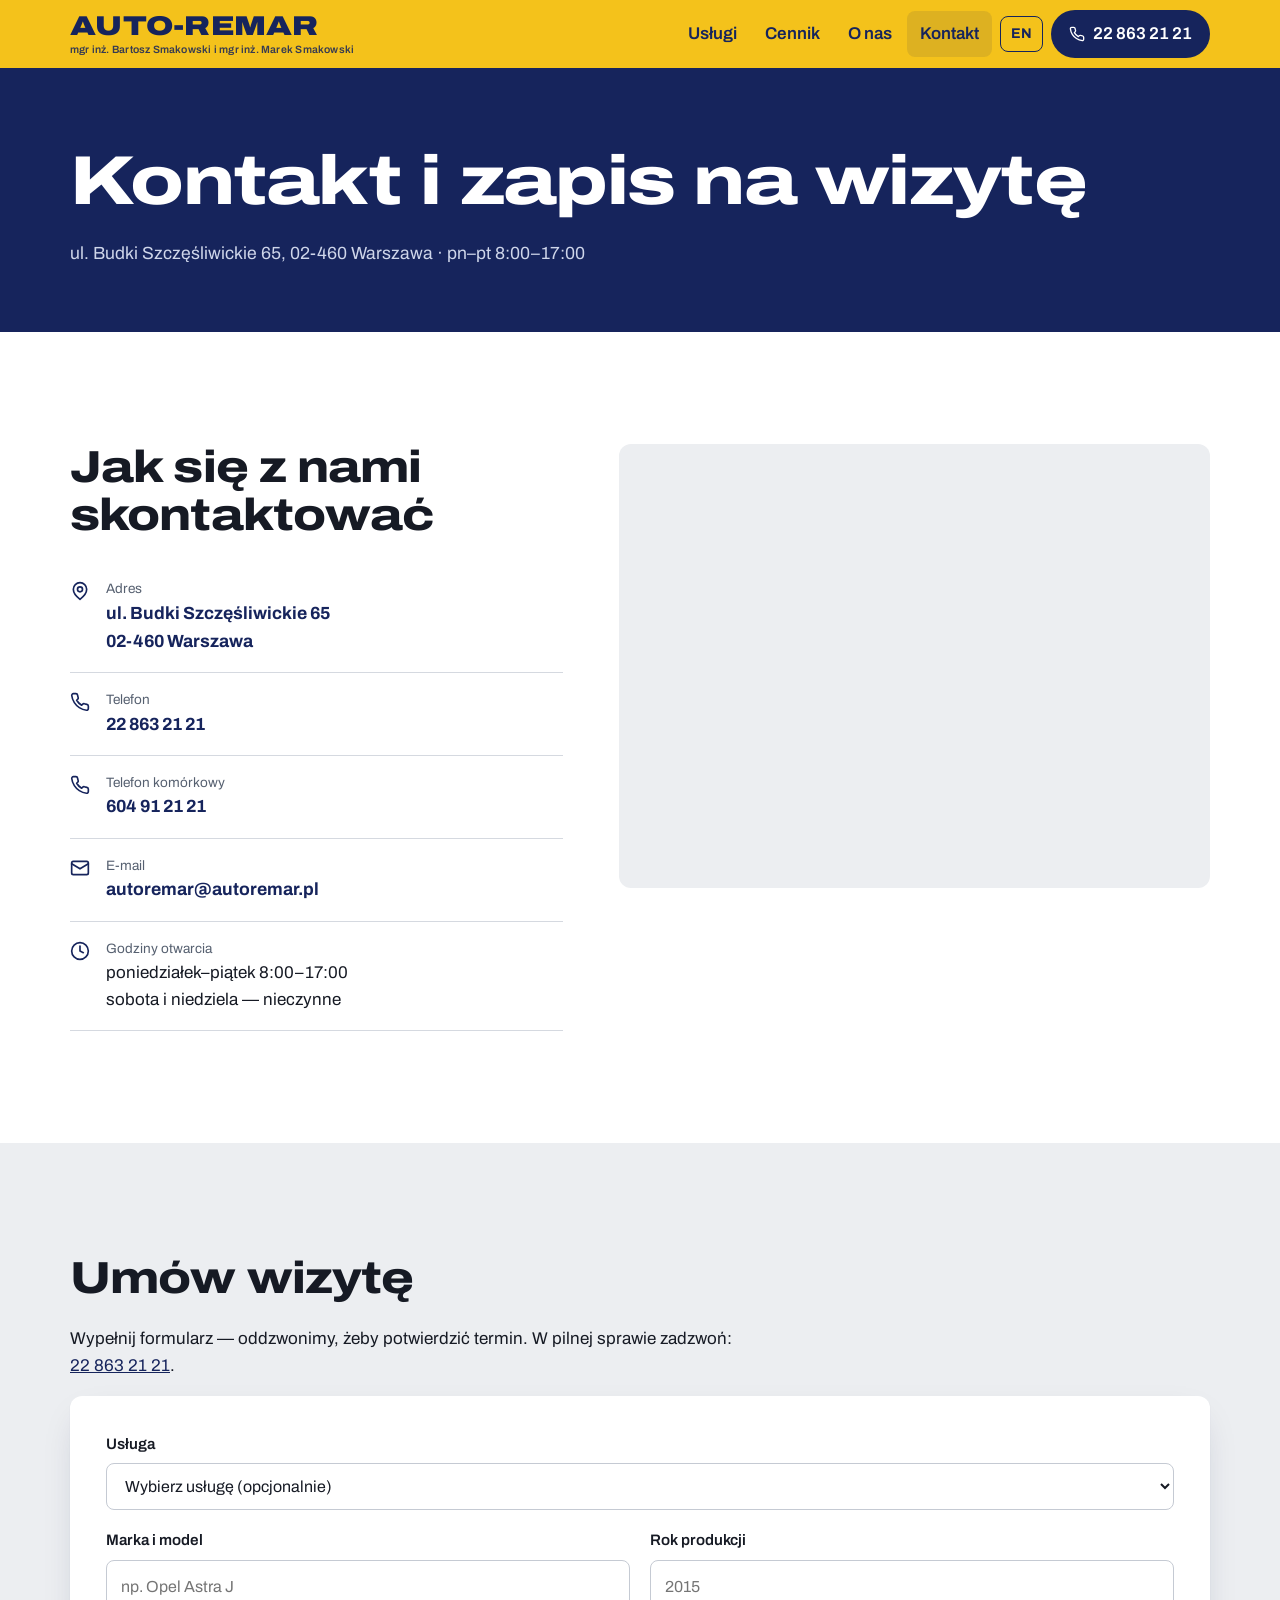
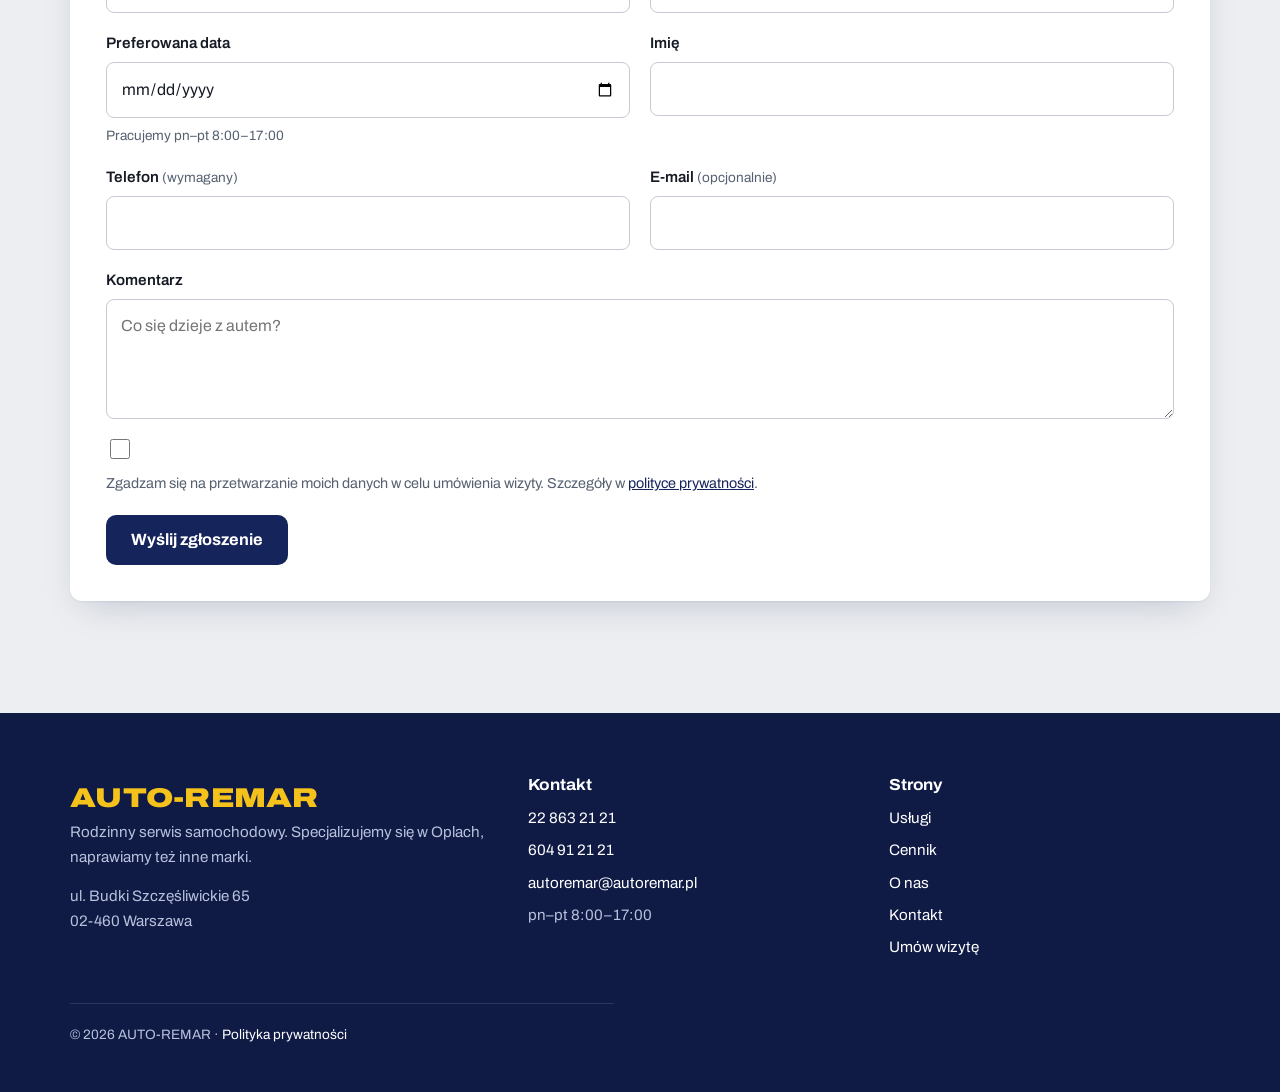
<file: kontakt.html>
<!doctype html>
<html lang="pl">
<head>
<meta charset="utf-8">
<meta name="viewport" content="width=device-width, initial-scale=1, viewport-fit=cover">
<title>Kontakt i zapis na wizytę | AUTO-REMAR Warszawa</title>
<meta name="description" content="AUTO-REMAR, ul. Budki Szczęśliwickie 65, 02-460 Warszawa. Tel. 22 863 21 21, kom. 604 91 21 21. Pn–pt 8:00–17:00. Umów wizytę online.">
<link rel="canonical" href="https://autoremar.pl/kontakt.html">
<link rel="alternate" hreflang="pl" href="https://autoremar.pl/kontakt.html">
<link rel="alternate" hreflang="en" href="https://autoremar.pl/en/kontakt.html">
<link rel="alternate" hreflang="x-default" href="https://autoremar.pl/kontakt.html">
<meta property="og:type" content="website">
<meta property="og:title" content="Kontakt i zapis na wizytę | AUTO-REMAR Warszawa">
<meta property="og:description" content="AUTO-REMAR, ul. Budki Szczęśliwickie 65, 02-460 Warszawa. Tel. 22 863 21 21, kom. 604 91 21 21. Pn–pt 8:00–17:00. Umów wizytę online.">
<meta property="og:image" content="https://autoremar.pl/assets/img/hero-1200.webp">
<meta property="og:url" content="https://autoremar.pl/kontakt.html">
<meta property="og:locale" content="pl_PL">
<meta name="theme-color" content="#f4c21b">
<link rel="icon" href="assets/img/favicon.svg" type="image/svg+xml">
<link rel="preconnect" href="https://fonts.googleapis.com">
<link rel="preconnect" href="https://fonts.gstatic.com" crossorigin>
<link rel="stylesheet" href="https://fonts.googleapis.com/css2?family=Archivo:wdth,wght@62..125,400..900&amp;display=swap">
<link rel="stylesheet" href="assets/css/style.css">
<script type="application/ld+json">
{
 "@context": "https://schema.org",
 "@type": "AutoRepair",
 "name": "AUTO-REMAR",
 "description": "Rodzinny serwis samochodowy. mgr inż. Bartosz Smakowski i mgr inż. Marek Smakowski.",
 "url": "https://autoremar.pl/",
 "image": "https://autoremar.pl/assets/img/hero-1200.webp",
 "telephone": "+48228632121",
 "email": "autoremar@autoremar.pl",
 "priceRange": "$$",
 "address": {
  "@type": "PostalAddress",
  "streetAddress": "ul. Budki Szczęśliwickie 65",
  "postalCode": "02-460",
  "addressLocality": "Warszawa",
  "addressCountry": "PL"
 },
 "geo": {
  "@type": "GeoCoordinates",
  "latitude": 52.20986,
  "longitude": 20.93448
 },
 "openingHoursSpecification": [
  {
   "@type": "OpeningHoursSpecification",
   "dayOfWeek": [
    "Monday",
    "Tuesday",
    "Wednesday",
    "Thursday",
    "Friday"
   ],
   "opens": "08:00",
   "closes": "17:00"
  }
 ],
 "hasMap": "https://www.google.com/maps/search/?api=1&query=AUTO-REMAR%20Budki%20Szcz%C4%99%C5%9Bliwickie%2065%20Warszawa"
}
</script>
</head>
<body>
<a class="skip" href="#main">Przejdź do treści</a>
<header class="site-head">
  <div class="wrap">
    <a class="brand" href="index.html"><span class="brand-mark">AUTO-REMAR</span><span class="brand-sub">mgr inż. Bartosz Smakowski i mgr inż. Marek Smakowski</span></a>
    <button class="menu-btn" type="button" aria-expanded="false" aria-controls="nav">Menu</button>
    <nav class="nav" id="nav" aria-label="Menu główne">
      <a href="uslugi.html">Usługi</a>
      <a href="cennik.html">Cennik</a>
      <a href="o-nas.html">O nas</a>
      <a href="kontakt.html" aria-current="page">Kontakt</a>
      <a class="lang" href="en/kontakt.html" hreflang="en" lang="en" aria-label="English version">EN</a>
      <a class="head-call" href="tel:+48228632121"><svg class="i" aria-hidden="true"><use href="assets/img/icons.svg#phone"/></svg>22 863 21 21</a>
    </nav>
  </div>
</header>

<main id="main">
<section class="page-head">
  <div class="wrap">
    <h1>Kontakt i zapis na wizytę</h1>
    <p>ul. Budki Szczęśliwickie 65, 02-460 Warszawa · pn–pt 8:00–17:00</p>
  </div>
</section>
<section class="section">
  <div class="wrap contact-grid">
    <div>
      <h2>Jak się z nami skontaktować</h2>
      <ul class="contact-list">
      <li><svg class="i" aria-hidden="true"><use href="assets/img/icons.svg#pin"/></svg><div><small>Adres</small><a href="https://www.google.com/maps/search/?api=1&query=AUTO-REMAR%20Budki%20Szcz%C4%99%C5%9Bliwickie%2065%20Warszawa" target="_blank" rel="noopener">ul. Budki Szczęśliwickie 65<br>02-460 Warszawa</a></div></li>
      <li><svg class="i" aria-hidden="true"><use href="assets/img/icons.svg#phone"/></svg><div><small>Telefon</small><a href="tel:+48228632121">22 863 21 21</a></div></li>
      <li><svg class="i" aria-hidden="true"><use href="assets/img/icons.svg#phone"/></svg><div><small>Telefon komórkowy</small><a href="tel:+48604912121">604 91 21 21</a></div></li>
      <li><svg class="i" aria-hidden="true"><use href="assets/img/icons.svg#mail"/></svg><div><small>E-mail</small><a href="mailto:autoremar@autoremar.pl">autoremar@autoremar.pl</a></div></li>
      <li><svg class="i" aria-hidden="true"><use href="assets/img/icons.svg#clock"/></svg><div><small>Godziny otwarcia</small>poniedziałek–piątek 8:00–17:00<br>sobota i niedziela — nieczynne</div></li>
    </ul>
    </div>
    <iframe class="map" src="https://www.google.com/maps?q=AUTO-REMAR,+Budki+Szcz%C4%99%C5%9Bliwickie+65,+02-460+Warszawa&amp;output=embed" title="Mapa dojazdu do AUTO-REMAR" loading="lazy" referrerpolicy="no-referrer-when-downgrade"></iframe>
  </div>
</section>
<section class="section section-grey" id="wizyta">
  <div class="wrap">
    <h2>Umów wizytę</h2>
    <p>Wypełnij formularz — oddzwonimy, żeby potwierdzić termin. W pilnej sprawie zadzwoń: <a href="tel:+48228632121">22 863 21 21</a>.</p>
    <form class="form" id="booking">
      <div class="form-grid">
        <div class="field full">
          <label for="f-service">Usługa</label>
          <select id="f-service" name="service">
          <option value="">Wybierz usługę (opcjonalnie)</option>
          <option value="Przeglądy i serwis okresowy">Przeglądy i serwis okresowy</option>
          <option value="Wymiana rozrządu">Wymiana rozrządu</option>
          <option value="Hamulce">Hamulce</option>
          <option value="Diagnostyka komputerowa">Diagnostyka komputerowa</option>
          <option value="Klimatyzacja">Klimatyzacja</option>
          <option value="Wulkanizacja, opony i TPMS">Wulkanizacja, opony i TPMS</option>
          <option value="Zbieżność kół">Zbieżność kół</option>
          <option value="Alternatory i rozruszniki">Alternatory i rozruszniki</option>
          <option value="Inne naprawy">Inne naprawy</option>
          </select>
        </div>
        <div class="field">
          <label for="f-car">Marka i model</label>
          <input id="f-car" name="car" maxlength="100" placeholder="np. Opel Astra J">
        </div>
        <div class="field">
          <label for="f-year">Rok produkcji</label>
          <input id="f-year" name="year" inputmode="numeric" maxlength="4" pattern="(19|20)[0-9]{2}" placeholder="2015">
        </div>
        <div class="field">
          <label for="f-date">Preferowana data</label>
          <input id="f-date" name="date" type="date" aria-describedby="date-hint">
          <span class="hint" id="date-hint" aria-live="polite">Pracujemy pn–pt 8:00–17:00</span>
        </div>
        <div class="field">
          <label for="f-name">Imię</label>
          <input id="f-name" name="name" maxlength="100" autocomplete="given-name">
        </div>
        <div class="field">
          <label for="f-phone">Telefon <span class="hint">(wymagany)</span></label>
          <input id="f-phone" name="phone" type="tel" required minlength="9" maxlength="30" autocomplete="tel" inputmode="tel">
        </div>
        <div class="field">
          <label for="f-email">E-mail <span class="hint">(opcjonalnie)</span></label>
          <input id="f-email" name="email" type="email" maxlength="120" autocomplete="email">
        </div>
        <div class="field full">
          <label for="f-comment">Komentarz</label>
          <textarea id="f-comment" name="comment" maxlength="1000" placeholder="Co się dzieje z autem?"></textarea>
        </div>
        <div class="hp" aria-hidden="true"><label>Nie wypełniaj <input name="website" tabindex="-1" autocomplete="off"></label></div>
        <label class="consent field full"><input type="checkbox" name="consent" required> <span>Zgadzam się na przetwarzanie moich danych w celu umówienia wizyty. Szczegóły w <a href="polityka-prywatnosci.html">polityce prywatności</a>.</span></label>
      </div>
      <p style="margin:20px 0 0"><button class="btn btn-navy" type="submit">Wyślij zgłoszenie</button></p>
      <p class="form-msg" role="status" aria-live="polite"></p>
    </form>
  </div>
</section>
</main>

<footer class="site-foot">
  <div class="wrap">
    <div>
      <span class="brand-mark">AUTO-REMAR</span>
      <p>Rodzinny serwis samochodowy. Specjalizujemy się w Oplach, naprawiamy też inne marki.</p>
      <p>ul. Budki Szczęśliwickie 65<br>02-460 Warszawa</p>
    </div>
    <div>
      <h3>Kontakt</h3>
      <ul>
        <li><a href="tel:+48228632121">22 863 21 21</a></li>
        <li><a href="tel:+48604912121">604 91 21 21</a></li>
        <li><a href="mailto:autoremar@autoremar.pl">autoremar@autoremar.pl</a></li>
        <li>pn–pt 8:00–17:00</li>
      </ul>
    </div>
    <div>
      <h3>Strony</h3>
      <ul>
        <li><a href="uslugi.html">Usługi</a></li><li><a href="cennik.html">Cennik</a></li><li><a href="o-nas.html">O nas</a></li><li><a href="kontakt.html">Kontakt</a></li>
        <li><a href="#wizyta">Umów wizytę</a></li>
      </ul>
    </div>
    <p class="legal">© 2026 AUTO-REMAR · <a href="polityka-prywatnosci.html">Polityka prywatności</a></p>
  </div>
</footer>

<nav class="callbar" aria-label="Szybki kontakt">
  <a class="c1" href="tel:+48228632121"><svg class="i" aria-hidden="true"><use href="assets/img/icons.svg#phone"/></svg>Zadzwoń</a>
  <a class="c2" href="#wizyta"><svg class="i" aria-hidden="true"><use href="assets/img/icons.svg#calendar"/></svg>Umów wizytę</a>
</nav>
<script type="module" src="assets/js/nav.js"></script>
<script type="module" src="assets/js/booking.js"></script>
</body>
</html>
</file>
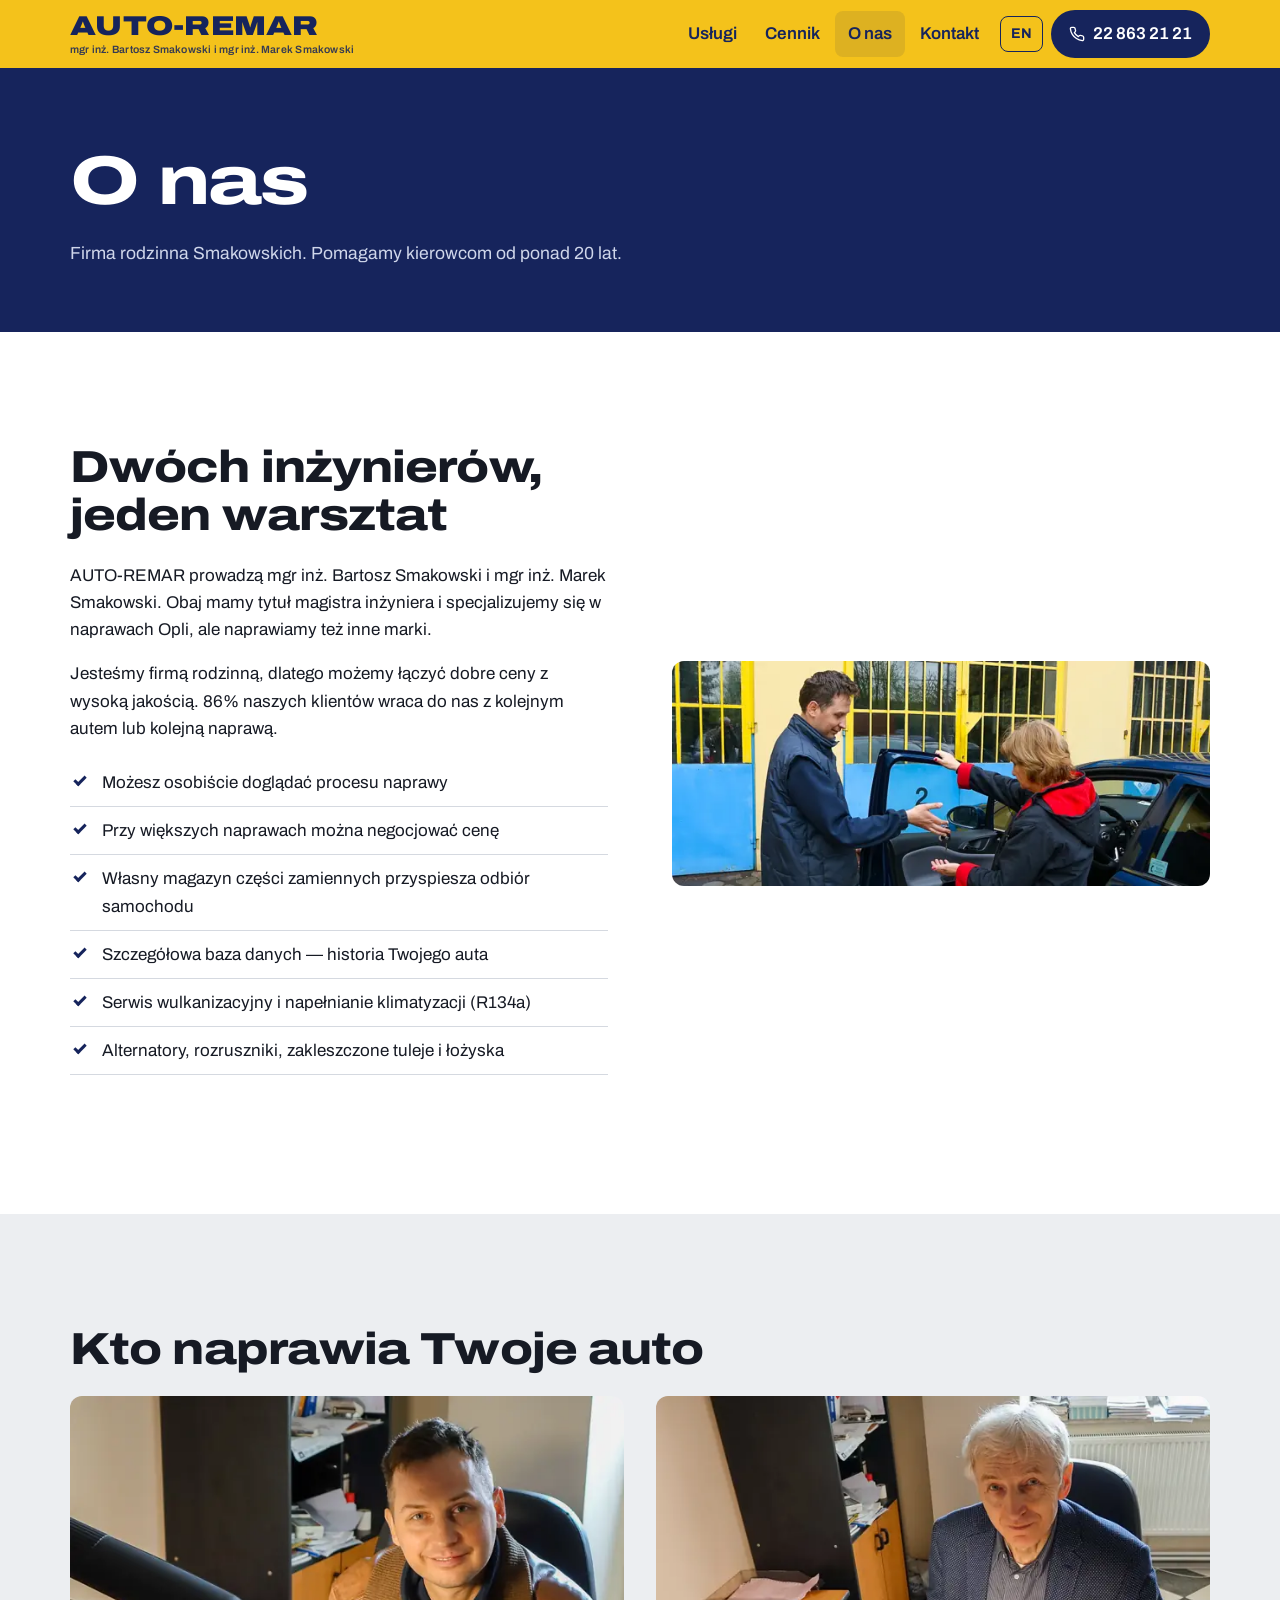
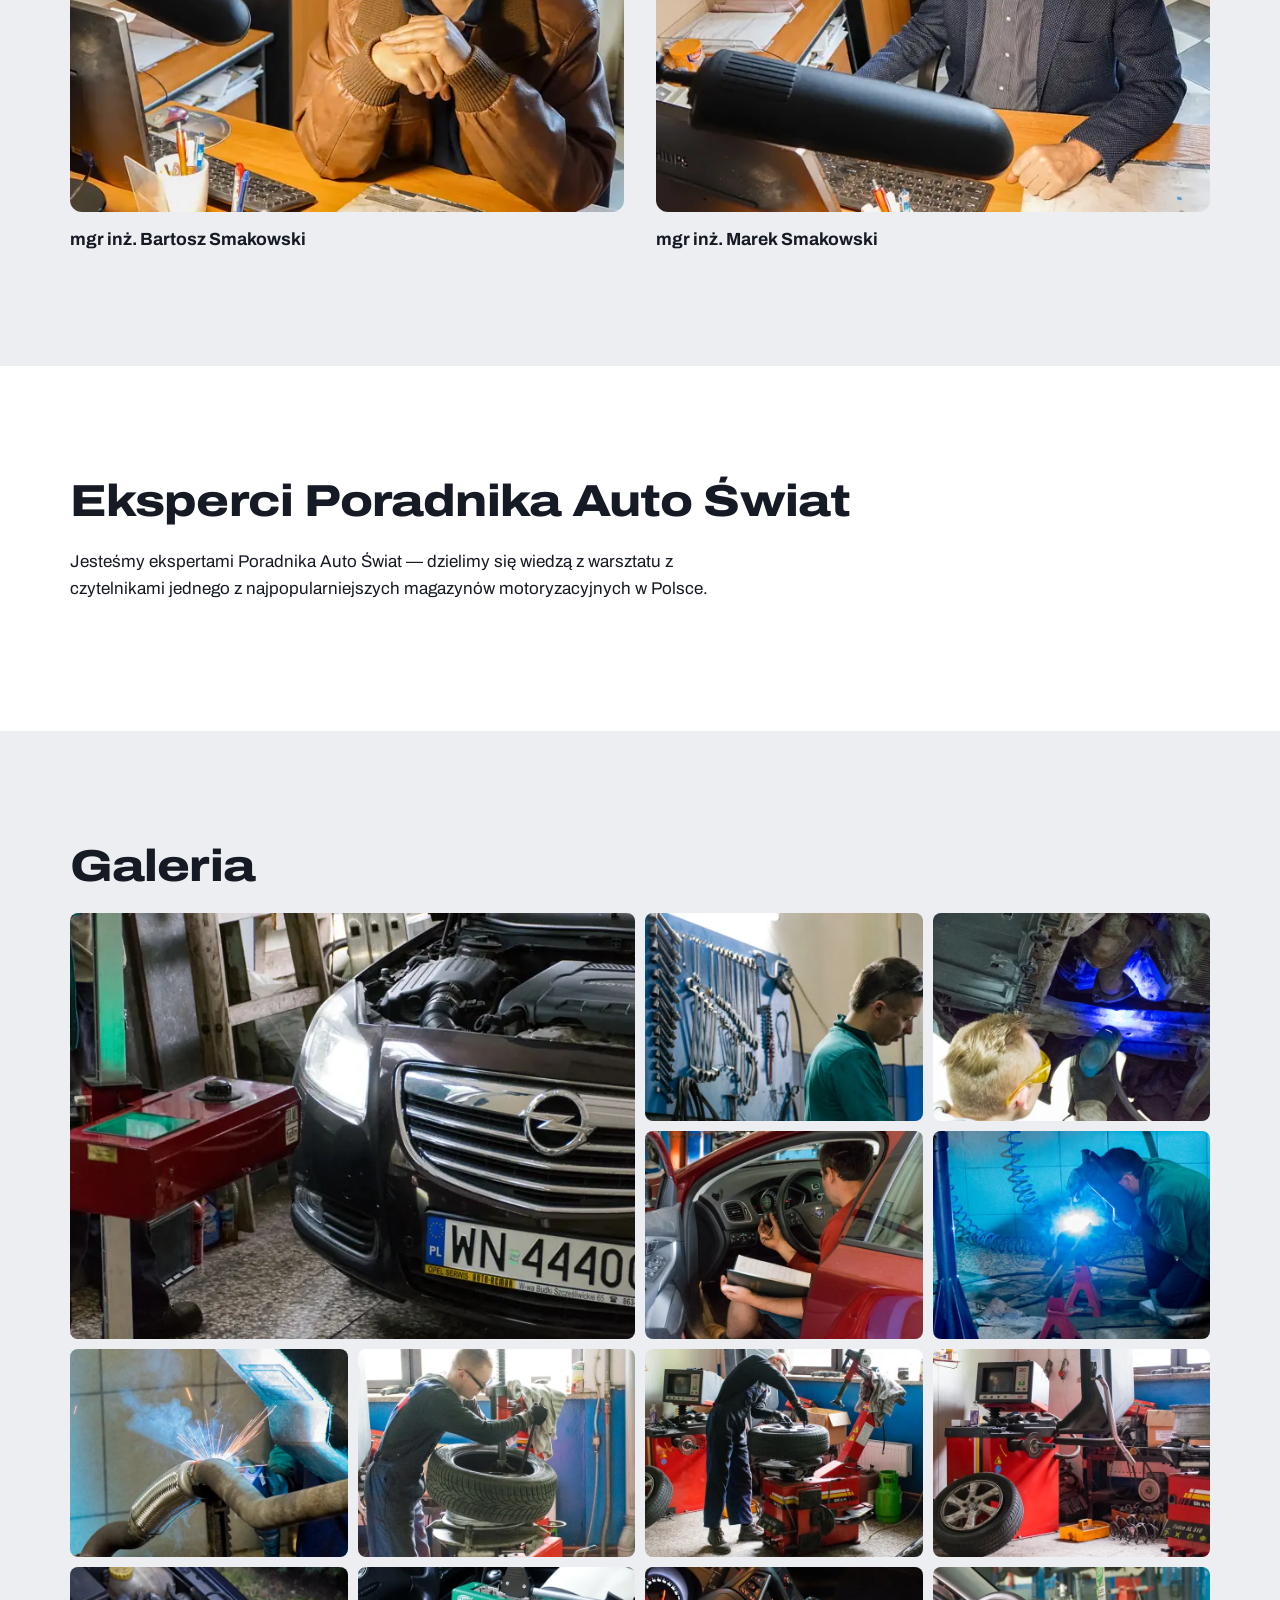
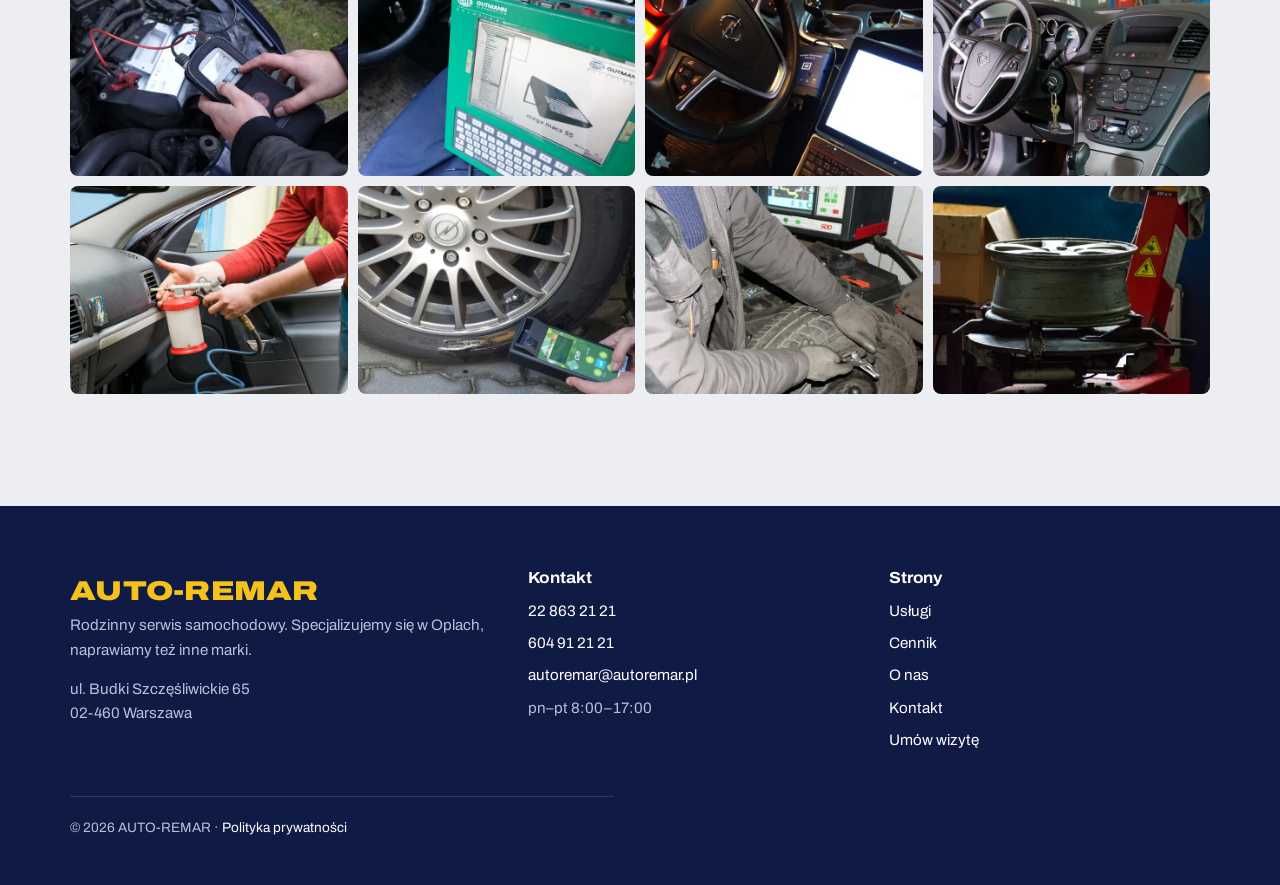
<file: o-nas.html>
<!doctype html>
<html lang="pl">
<head>
<meta charset="utf-8">
<meta name="viewport" content="width=device-width, initial-scale=1, viewport-fit=cover">
<title>O nas — rodzinny serwis Smakowskich | AUTO-REMAR</title>
<meta name="description" content="Firma rodzinna: mgr inż. Bartosz Smakowski i mgr inż. Marek Smakowski. Ponad 20 lat doświadczenia, eksperci Poradnika Auto Świat. Galeria warsztatu.">
<link rel="canonical" href="https://autoremar.pl/o-nas.html">
<link rel="alternate" hreflang="pl" href="https://autoremar.pl/o-nas.html">
<link rel="alternate" hreflang="en" href="https://autoremar.pl/en/o-nas.html">
<link rel="alternate" hreflang="x-default" href="https://autoremar.pl/o-nas.html">
<meta property="og:type" content="website">
<meta property="og:title" content="O nas — rodzinny serwis Smakowskich | AUTO-REMAR">
<meta property="og:description" content="Firma rodzinna: mgr inż. Bartosz Smakowski i mgr inż. Marek Smakowski. Ponad 20 lat doświadczenia, eksperci Poradnika Auto Świat. Galeria warsztatu.">
<meta property="og:image" content="https://autoremar.pl/assets/img/hero-1200.webp">
<meta property="og:url" content="https://autoremar.pl/o-nas.html">
<meta property="og:locale" content="pl_PL">
<meta name="theme-color" content="#f4c21b">
<link rel="icon" href="assets/img/favicon.svg" type="image/svg+xml">
<link rel="preconnect" href="https://fonts.googleapis.com">
<link rel="preconnect" href="https://fonts.gstatic.com" crossorigin>
<link rel="stylesheet" href="https://fonts.googleapis.com/css2?family=Archivo:wdth,wght@62..125,400..900&amp;display=swap">
<link rel="stylesheet" href="assets/css/style.css">
</head>
<body>
<a class="skip" href="#main">Przejdź do treści</a>
<header class="site-head">
  <div class="wrap">
    <a class="brand" href="index.html"><span class="brand-mark">AUTO-REMAR</span><span class="brand-sub">mgr inż. Bartosz Smakowski i mgr inż. Marek Smakowski</span></a>
    <button class="menu-btn" type="button" aria-expanded="false" aria-controls="nav">Menu</button>
    <nav class="nav" id="nav" aria-label="Menu główne">
      <a href="uslugi.html">Usługi</a>
      <a href="cennik.html">Cennik</a>
      <a href="o-nas.html" aria-current="page">O nas</a>
      <a href="kontakt.html">Kontakt</a>
      <a class="lang" href="en/o-nas.html" hreflang="en" lang="en" aria-label="English version">EN</a>
      <a class="head-call" href="tel:+48228632121"><svg class="i" aria-hidden="true"><use href="assets/img/icons.svg#phone"/></svg>22 863 21 21</a>
    </nav>
  </div>
</header>

<main id="main">
<section class="page-head">
  <div class="wrap">
    <h1>O nas</h1>
    <p>Firma rodzinna Smakowskich. Pomagamy kierowcom od ponad 20 lat.</p>
  </div>
</section>

<section class="section">
  <div class="wrap split">
    <div>
      <h2>Dwóch inżynierów, jeden warsztat</h2>
      <p>AUTO-REMAR prowadzą mgr inż. Bartosz Smakowski i mgr inż. Marek Smakowski. Obaj mamy tytuł magistra inżyniera i specjalizujemy się w naprawach Opli, ale naprawiamy też inne marki.</p>
      <p>Jesteśmy firmą rodzinną, dlatego możemy łączyć dobre ceny z wysoką jakością. 86% naszych klientów wraca do nas z kolejnym autem lub kolejną naprawą.</p>
      <ul class="checks">
        <li>Możesz osobiście doglądać procesu naprawy</li>
        <li>Przy większych naprawach można negocjować cenę</li>
        <li>Własny magazyn części zamiennych przyspiesza odbiór samochodu</li>
        <li>Szczegółowa baza danych — historia Twojego auta</li>
        <li>Serwis wulkanizacyjny i napełnianie klimatyzacji (R134a)</li>
        <li>Alternatory, rozruszniki, zakleszczone tuleje i łożyska</li>
      </ul>
    </div>
    <img src="assets/img/team-1200.webp" srcset="assets/img/team-640.webp 640w, assets/img/team-1200.webp 1200w" sizes="(max-width: 960px) 100vw, 50vw" width="1200" height="500" alt="Bartosz Smakowski rozmawia z klientką przed serwisem" loading="lazy" decoding="async">
  </div>
</section>

<section class="section section-grey">
  <div class="wrap">
    <h2>Kto naprawia Twoje auto</h2>
    <div class="people">
      <figure><img src="assets/img/bartosz-1200.webp" srcset="assets/img/bartosz-640.webp 640w, assets/img/bartosz-1200.webp 1200w" sizes="(max-width: 960px) 100vw, 50vw" width="1200" height="900" alt="mgr inż. Bartosz Smakowski" loading="lazy" decoding="async"><figcaption><strong>mgr inż. Bartosz Smakowski</strong></figcaption></figure>
      <figure><img src="assets/img/marek-1200.webp" srcset="assets/img/marek-640.webp 640w, assets/img/marek-1200.webp 1200w" sizes="(max-width: 960px) 100vw, 50vw" width="1200" height="900" alt="mgr inż. Marek Smakowski" loading="lazy" decoding="async"><figcaption><strong>mgr inż. Marek Smakowski</strong></figcaption></figure>
    </div>
  </div>
</section>

<section class="section">
  <div class="wrap">
    <h2>Eksperci Poradnika Auto Świat</h2>
    <p>Jesteśmy ekspertami Poradnika Auto Świat — dzielimy się wiedzą z warsztatu z czytelnikami jednego z najpopularniejszych magazynów motoryzacyjnych w Polsce.</p>
  </div>
</section>

<section class="section section-grey" id="galeria">
  <div class="wrap">
    <h2>Galeria</h2>
    <div class="gallery">
    <a class="wide" href="assets/img/insignia-1200.webp"><img src="assets/img/insignia-1200.webp" srcset="assets/img/insignia-640.webp 640w, assets/img/insignia-1200.webp 1200w" sizes="(max-width: 960px) 100vw, 50vw" width="1200" height="900" alt="Opel Insignia z otwartą maską na stanowisku diagnostycznym" loading="lazy" decoding="async"></a>
    <a href="assets/img/tools-1200.webp"><img src="assets/img/tools-1200.webp" srcset="assets/img/tools-640.webp 640w, assets/img/tools-1200.webp 1200w" sizes="(max-width: 960px) 50vw, 25vw" width="1200" height="900" alt="Mechanik przy ścianie z narzędziami" loading="lazy" decoding="async"></a>
    <a href="assets/img/underbody-1200.webp"><img src="assets/img/underbody-1200.webp" srcset="assets/img/underbody-640.webp 640w, assets/img/underbody-1200.webp 1200w" sizes="(max-width: 960px) 50vw, 25vw" width="1200" height="900" alt="Szukanie wycieków lampą UV pod samochodem" loading="lazy" decoding="async"></a>
    <a href="assets/img/manual-1200.webp"><img src="assets/img/manual-1200.webp" srcset="assets/img/manual-640.webp 640w, assets/img/manual-1200.webp 1200w" sizes="(max-width: 960px) 50vw, 25vw" width="1200" height="900" alt="Mechanik w kabinie z książką serwisową" loading="lazy" decoding="async"></a>
    <a href="assets/img/welding-1200.webp"><img src="assets/img/welding-1200.webp" srcset="assets/img/welding-640.webp 640w, assets/img/welding-1200.webp 1200w" sizes="(max-width: 960px) 50vw, 25vw" width="1200" height="900" alt="Spawanie układu wydechowego" loading="lazy" decoding="async"></a>
    <a href="assets/img/exhaust-1200.webp"><img src="assets/img/exhaust-1200.webp" srcset="assets/img/exhaust-640.webp 640w, assets/img/exhaust-1200.webp 1200w" sizes="(max-width: 960px) 50vw, 25vw" width="1200" height="900" alt="Naprawa układu wydechowego" loading="lazy" decoding="async"></a>
    <a href="assets/img/tyre-1200.webp"><img src="assets/img/tyre-1200.webp" srcset="assets/img/tyre-640.webp 640w, assets/img/tyre-1200.webp 1200w" sizes="(max-width: 960px) 50vw, 25vw" width="1200" height="900" alt="Zmiana opony na montażownicy" loading="lazy" decoding="async"></a>
    <a href="assets/img/tyre2-1200.webp"><img src="assets/img/tyre2-1200.webp" srcset="assets/img/tyre2-640.webp 640w, assets/img/tyre2-1200.webp 1200w" sizes="(max-width: 960px) 50vw, 25vw" width="1200" height="900" alt="Wulkanizacja" loading="lazy" decoding="async"></a>
    <a href="assets/img/balancer-1200.webp"><img src="assets/img/balancer-1200.webp" srcset="assets/img/balancer-640.webp 640w, assets/img/balancer-1200.webp 1200w" sizes="(max-width: 960px) 50vw, 25vw" width="1200" height="900" alt="Wyważanie koła" loading="lazy" decoding="async"></a>
    <a href="assets/img/battery-1200.webp"><img src="assets/img/battery-1200.webp" srcset="assets/img/battery-640.webp 640w, assets/img/battery-1200.webp 1200w" sizes="(max-width: 960px) 50vw, 25vw" width="1200" height="900" alt="Test akumulatora" loading="lazy" decoding="async"></a>
    <a href="assets/img/megamacs-1200.webp"><img src="assets/img/megamacs-1200.webp" srcset="assets/img/megamacs-640.webp 640w, assets/img/megamacs-1200.webp 1200w" sizes="(max-width: 960px) 50vw, 25vw" width="1200" height="900" alt="Tester Hella Gutmann mega macs 55" loading="lazy" decoding="async"></a>
    <a href="assets/img/laptop-1200.webp"><img src="assets/img/laptop-1200.webp" srcset="assets/img/laptop-640.webp 640w, assets/img/laptop-1200.webp 1200w" sizes="(max-width: 960px) 50vw, 25vw" width="1200" height="900" alt="Diagnostyka Opla z laptopem w kabinie" loading="lazy" decoding="async"></a>
    <a href="assets/img/interior-1200.webp"><img src="assets/img/interior-1200.webp" srcset="assets/img/interior-640.webp 640w, assets/img/interior-1200.webp 1200w" sizes="(max-width: 960px) 50vw, 25vw" width="1200" height="900" alt="Wnętrze Opla Insignii" loading="lazy" decoding="async"></a>
    <a href="assets/img/aircon-1200.webp"><img src="assets/img/aircon-1200.webp" srcset="assets/img/aircon-640.webp 640w, assets/img/aircon-1200.webp 1200w" sizes="(max-width: 960px) 50vw, 25vw" width="1200" height="900" alt="Czyszczenie i ozonowanie klimatyzacji" loading="lazy" decoding="async"></a>
    <a href="assets/img/tpms-1200.webp"><img src="assets/img/tpms-1200.webp" srcset="assets/img/tpms-640.webp 640w, assets/img/tpms-1200.webp 1200w" sizes="(max-width: 960px) 50vw, 25vw" width="1200" height="900" alt="Programowanie czujników ciśnienia w oponach" loading="lazy" decoding="async"></a>
    <a href="assets/img/brakes-1200.webp"><img src="assets/img/brakes-1200.webp" srcset="assets/img/brakes-640.webp 640w, assets/img/brakes-1200.webp 1200w" sizes="(max-width: 960px) 50vw, 25vw" width="1200" height="900" alt="Naprawa hamulców i zawieszenia" loading="lazy" decoding="async"></a>
    <a href="assets/img/wheel-1200.webp"><img src="assets/img/wheel-1200.webp" srcset="assets/img/wheel-640.webp 640w, assets/img/wheel-1200.webp 1200w" sizes="(max-width: 960px) 50vw, 25vw" width="1200" height="900" alt="Koło zdjęte do naprawy" loading="lazy" decoding="async"></a>
    </div>
  </div>
</section>
</main>

<footer class="site-foot">
  <div class="wrap">
    <div>
      <span class="brand-mark">AUTO-REMAR</span>
      <p>Rodzinny serwis samochodowy. Specjalizujemy się w Oplach, naprawiamy też inne marki.</p>
      <p>ul. Budki Szczęśliwickie 65<br>02-460 Warszawa</p>
    </div>
    <div>
      <h3>Kontakt</h3>
      <ul>
        <li><a href="tel:+48228632121">22 863 21 21</a></li>
        <li><a href="tel:+48604912121">604 91 21 21</a></li>
        <li><a href="mailto:autoremar@autoremar.pl">autoremar@autoremar.pl</a></li>
        <li>pn–pt 8:00–17:00</li>
      </ul>
    </div>
    <div>
      <h3>Strony</h3>
      <ul>
        <li><a href="uslugi.html">Usługi</a></li><li><a href="cennik.html">Cennik</a></li><li><a href="o-nas.html">O nas</a></li><li><a href="kontakt.html">Kontakt</a></li>
        <li><a href="kontakt.html#wizyta">Umów wizytę</a></li>
      </ul>
    </div>
    <p class="legal">© 2026 AUTO-REMAR · <a href="polityka-prywatnosci.html">Polityka prywatności</a></p>
  </div>
</footer>

<nav class="callbar" aria-label="Szybki kontakt">
  <a class="c1" href="tel:+48228632121"><svg class="i" aria-hidden="true"><use href="assets/img/icons.svg#phone"/></svg>Zadzwoń</a>
  <a class="c2" href="kontakt.html#wizyta"><svg class="i" aria-hidden="true"><use href="assets/img/icons.svg#calendar"/></svg>Umów wizytę</a>
</nav>
<script type="module" src="assets/js/nav.js"></script>
<script type="module" src="assets/js/gallery.js"></script>
</body>
</html>
</file>
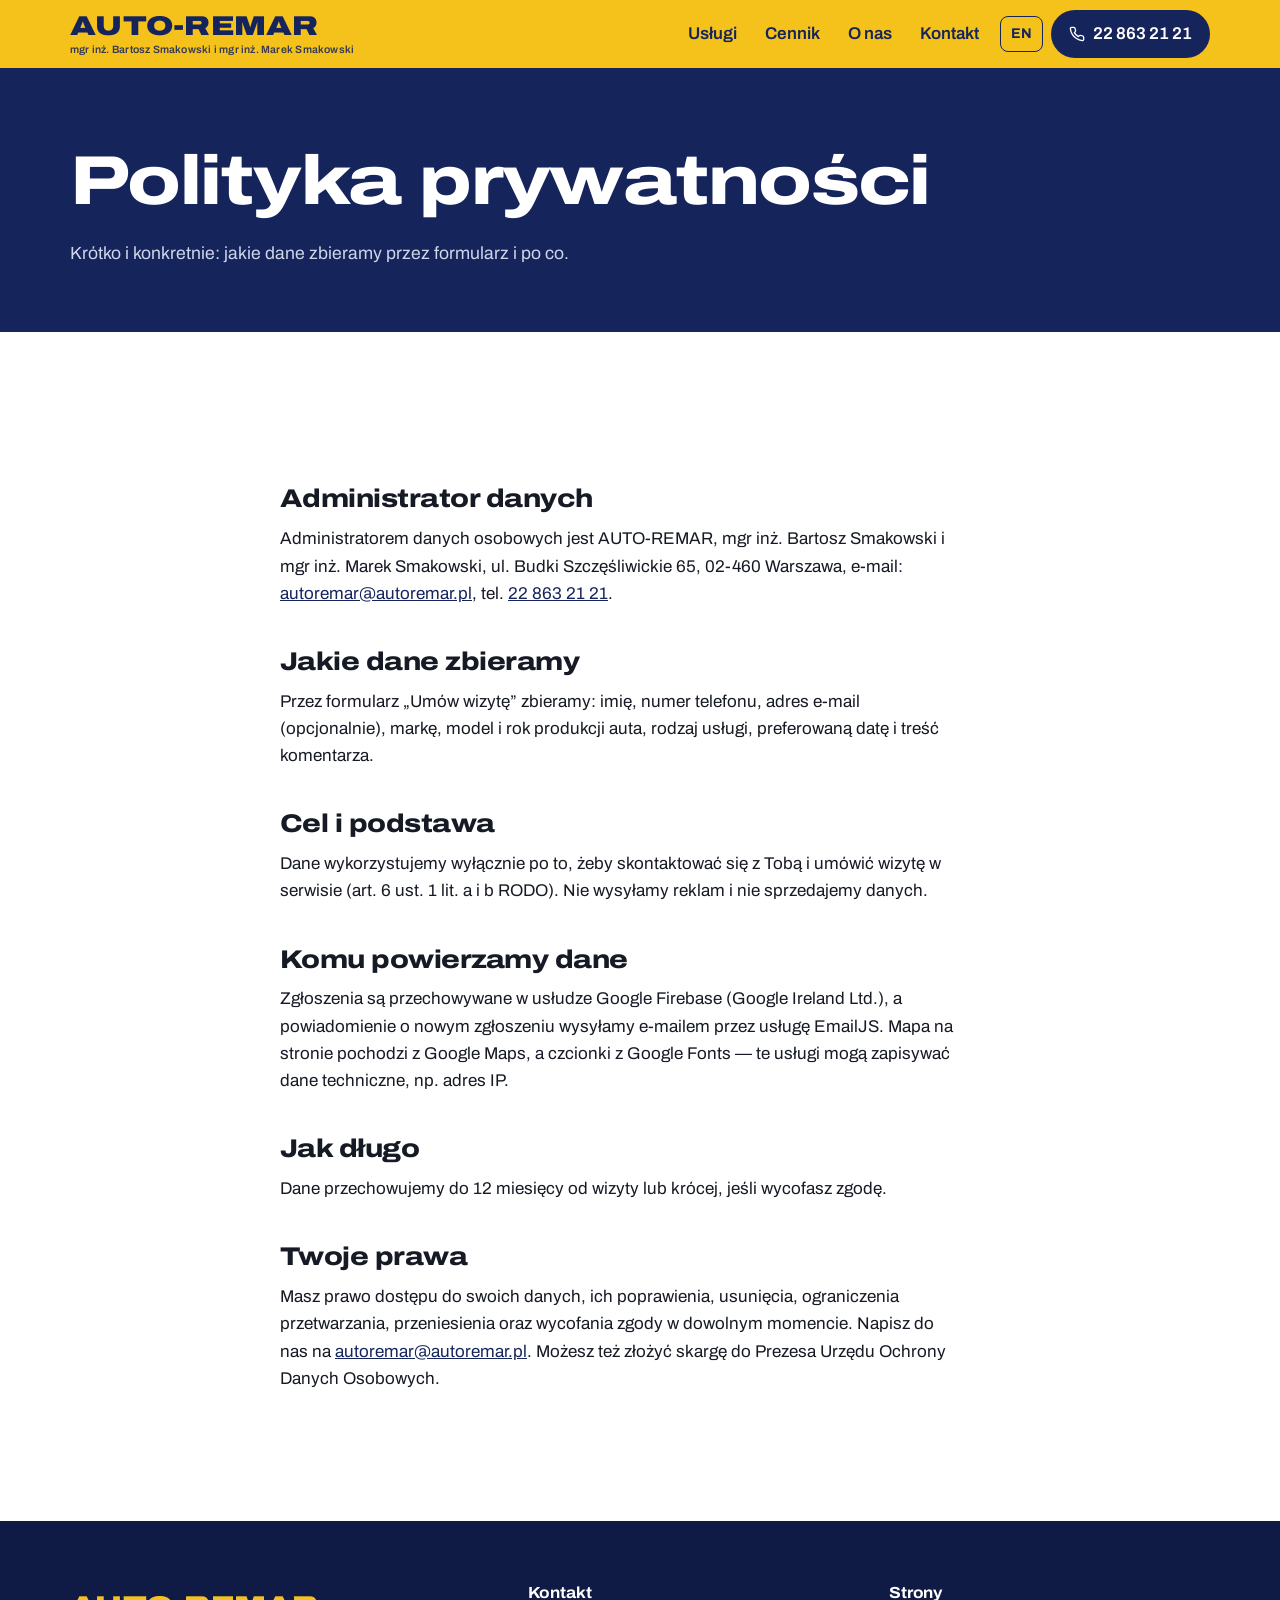
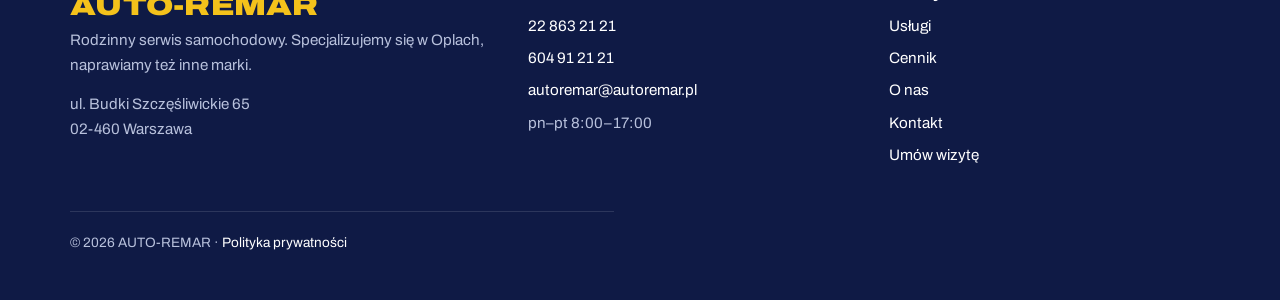
<file: polityka-prywatnosci.html>
<!doctype html>
<html lang="pl">
<head>
<meta charset="utf-8">
<meta name="viewport" content="width=device-width, initial-scale=1, viewport-fit=cover">
<title>Polityka prywatności | AUTO-REMAR</title>
<meta name="description" content="Jakie dane zbiera formularz zapisu na wizytę w AUTO-REMAR, w jakim celu i jakie masz prawa (RODO).">
<link rel="canonical" href="https://autoremar.pl/polityka-prywatnosci.html">
<link rel="alternate" hreflang="pl" href="https://autoremar.pl/polityka-prywatnosci.html">
<link rel="alternate" hreflang="en" href="https://autoremar.pl/en/polityka-prywatnosci.html">
<link rel="alternate" hreflang="x-default" href="https://autoremar.pl/polityka-prywatnosci.html">
<meta property="og:type" content="website">
<meta property="og:title" content="Polityka prywatności | AUTO-REMAR">
<meta property="og:description" content="Jakie dane zbiera formularz zapisu na wizytę w AUTO-REMAR, w jakim celu i jakie masz prawa (RODO).">
<meta property="og:image" content="https://autoremar.pl/assets/img/hero-1200.webp">
<meta property="og:url" content="https://autoremar.pl/polityka-prywatnosci.html">
<meta property="og:locale" content="pl_PL">
<meta name="theme-color" content="#f4c21b">
<link rel="icon" href="assets/img/favicon.svg" type="image/svg+xml">
<link rel="preconnect" href="https://fonts.googleapis.com">
<link rel="preconnect" href="https://fonts.gstatic.com" crossorigin>
<link rel="stylesheet" href="https://fonts.googleapis.com/css2?family=Archivo:wdth,wght@62..125,400..900&amp;display=swap">
<link rel="stylesheet" href="assets/css/style.css">
</head>
<body>
<a class="skip" href="#main">Przejdź do treści</a>
<header class="site-head">
  <div class="wrap">
    <a class="brand" href="index.html"><span class="brand-mark">AUTO-REMAR</span><span class="brand-sub">mgr inż. Bartosz Smakowski i mgr inż. Marek Smakowski</span></a>
    <button class="menu-btn" type="button" aria-expanded="false" aria-controls="nav">Menu</button>
    <nav class="nav" id="nav" aria-label="Menu główne">
      <a href="uslugi.html">Usługi</a>
      <a href="cennik.html">Cennik</a>
      <a href="o-nas.html">O nas</a>
      <a href="kontakt.html">Kontakt</a>
      <a class="lang" href="en/polityka-prywatnosci.html" hreflang="en" lang="en" aria-label="English version">EN</a>
      <a class="head-call" href="tel:+48228632121"><svg class="i" aria-hidden="true"><use href="assets/img/icons.svg#phone"/></svg>22 863 21 21</a>
    </nav>
  </div>
</header>

<main id="main">
<section class="page-head">
  <div class="wrap">
    <h1>Polityka prywatności</h1>
    <p>Krótko i konkretnie: jakie dane zbieramy przez formularz i po co.</p>
  </div>
</section>
<section class="section">
  <div class="wrap prose">
    <h2>Administrator danych</h2>
    <p>Administratorem danych osobowych jest AUTO-REMAR, mgr inż. Bartosz Smakowski i mgr inż. Marek Smakowski, ul. Budki Szczęśliwickie 65, 02-460 Warszawa, e-mail: <a href="mailto:autoremar@autoremar.pl">autoremar@autoremar.pl</a>, tel. <a href="tel:+48228632121">22 863 21 21</a>.</p>
    <h2>Jakie dane zbieramy</h2>
    <p>Przez formularz „Umów wizytę” zbieramy: imię, numer telefonu, adres e-mail (opcjonalnie), markę, model i rok produkcji auta, rodzaj usługi, preferowaną datę i treść komentarza.</p>
    <h2>Cel i podstawa</h2>
    <p>Dane wykorzystujemy wyłącznie po to, żeby skontaktować się z Tobą i umówić wizytę w serwisie (art. 6 ust. 1 lit. a i b RODO). Nie wysyłamy reklam i nie sprzedajemy danych.</p>
    <h2>Komu powierzamy dane</h2>
    <p>Zgłoszenia są przechowywane w usłudze Google Firebase (Google Ireland Ltd.), a powiadomienie o nowym zgłoszeniu wysyłamy e-mailem przez usługę EmailJS. Mapa na stronie pochodzi z Google Maps, a czcionki z Google Fonts — te usługi mogą zapisywać dane techniczne, np. adres IP.</p>
    <h2>Jak długo</h2>
    <p>Dane przechowujemy do 12 miesięcy od wizyty lub krócej, jeśli wycofasz zgodę.</p>
    <h2>Twoje prawa</h2>
    <p>Masz prawo dostępu do swoich danych, ich poprawienia, usunięcia, ograniczenia przetwarzania, przeniesienia oraz wycofania zgody w dowolnym momencie. Napisz do nas na <a href="mailto:autoremar@autoremar.pl">autoremar@autoremar.pl</a>. Możesz też złożyć skargę do Prezesa Urzędu Ochrony Danych Osobowych.</p>
  </div>
</section>
</main>

<footer class="site-foot">
  <div class="wrap">
    <div>
      <span class="brand-mark">AUTO-REMAR</span>
      <p>Rodzinny serwis samochodowy. Specjalizujemy się w Oplach, naprawiamy też inne marki.</p>
      <p>ul. Budki Szczęśliwickie 65<br>02-460 Warszawa</p>
    </div>
    <div>
      <h3>Kontakt</h3>
      <ul>
        <li><a href="tel:+48228632121">22 863 21 21</a></li>
        <li><a href="tel:+48604912121">604 91 21 21</a></li>
        <li><a href="mailto:autoremar@autoremar.pl">autoremar@autoremar.pl</a></li>
        <li>pn–pt 8:00–17:00</li>
      </ul>
    </div>
    <div>
      <h3>Strony</h3>
      <ul>
        <li><a href="uslugi.html">Usługi</a></li><li><a href="cennik.html">Cennik</a></li><li><a href="o-nas.html">O nas</a></li><li><a href="kontakt.html">Kontakt</a></li>
        <li><a href="kontakt.html#wizyta">Umów wizytę</a></li>
      </ul>
    </div>
    <p class="legal">© 2026 AUTO-REMAR · <a href="polityka-prywatnosci.html">Polityka prywatności</a></p>
  </div>
</footer>

<nav class="callbar" aria-label="Szybki kontakt">
  <a class="c1" href="tel:+48228632121"><svg class="i" aria-hidden="true"><use href="assets/img/icons.svg#phone"/></svg>Zadzwoń</a>
  <a class="c2" href="kontakt.html#wizyta"><svg class="i" aria-hidden="true"><use href="assets/img/icons.svg#calendar"/></svg>Umów wizytę</a>
</nav>
<script type="module" src="assets/js/nav.js"></script>
</body>
</html>
</file>
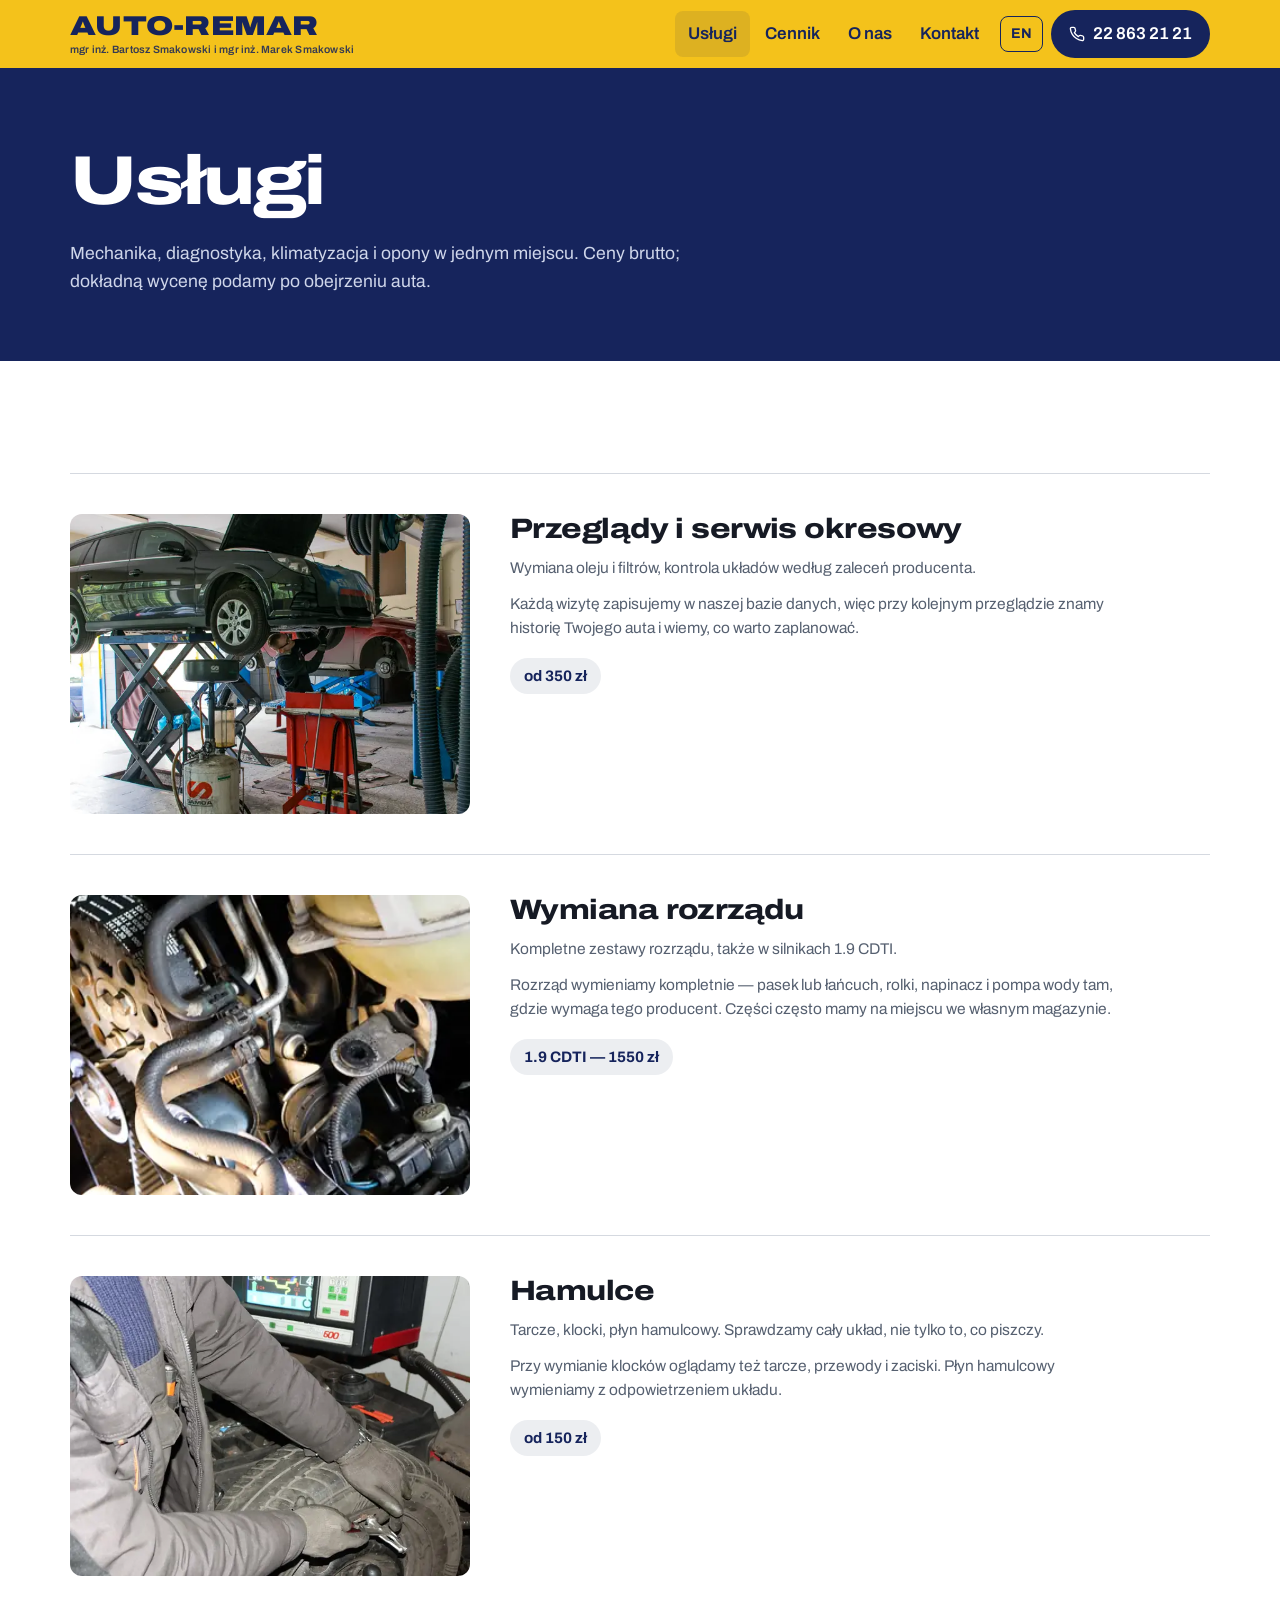
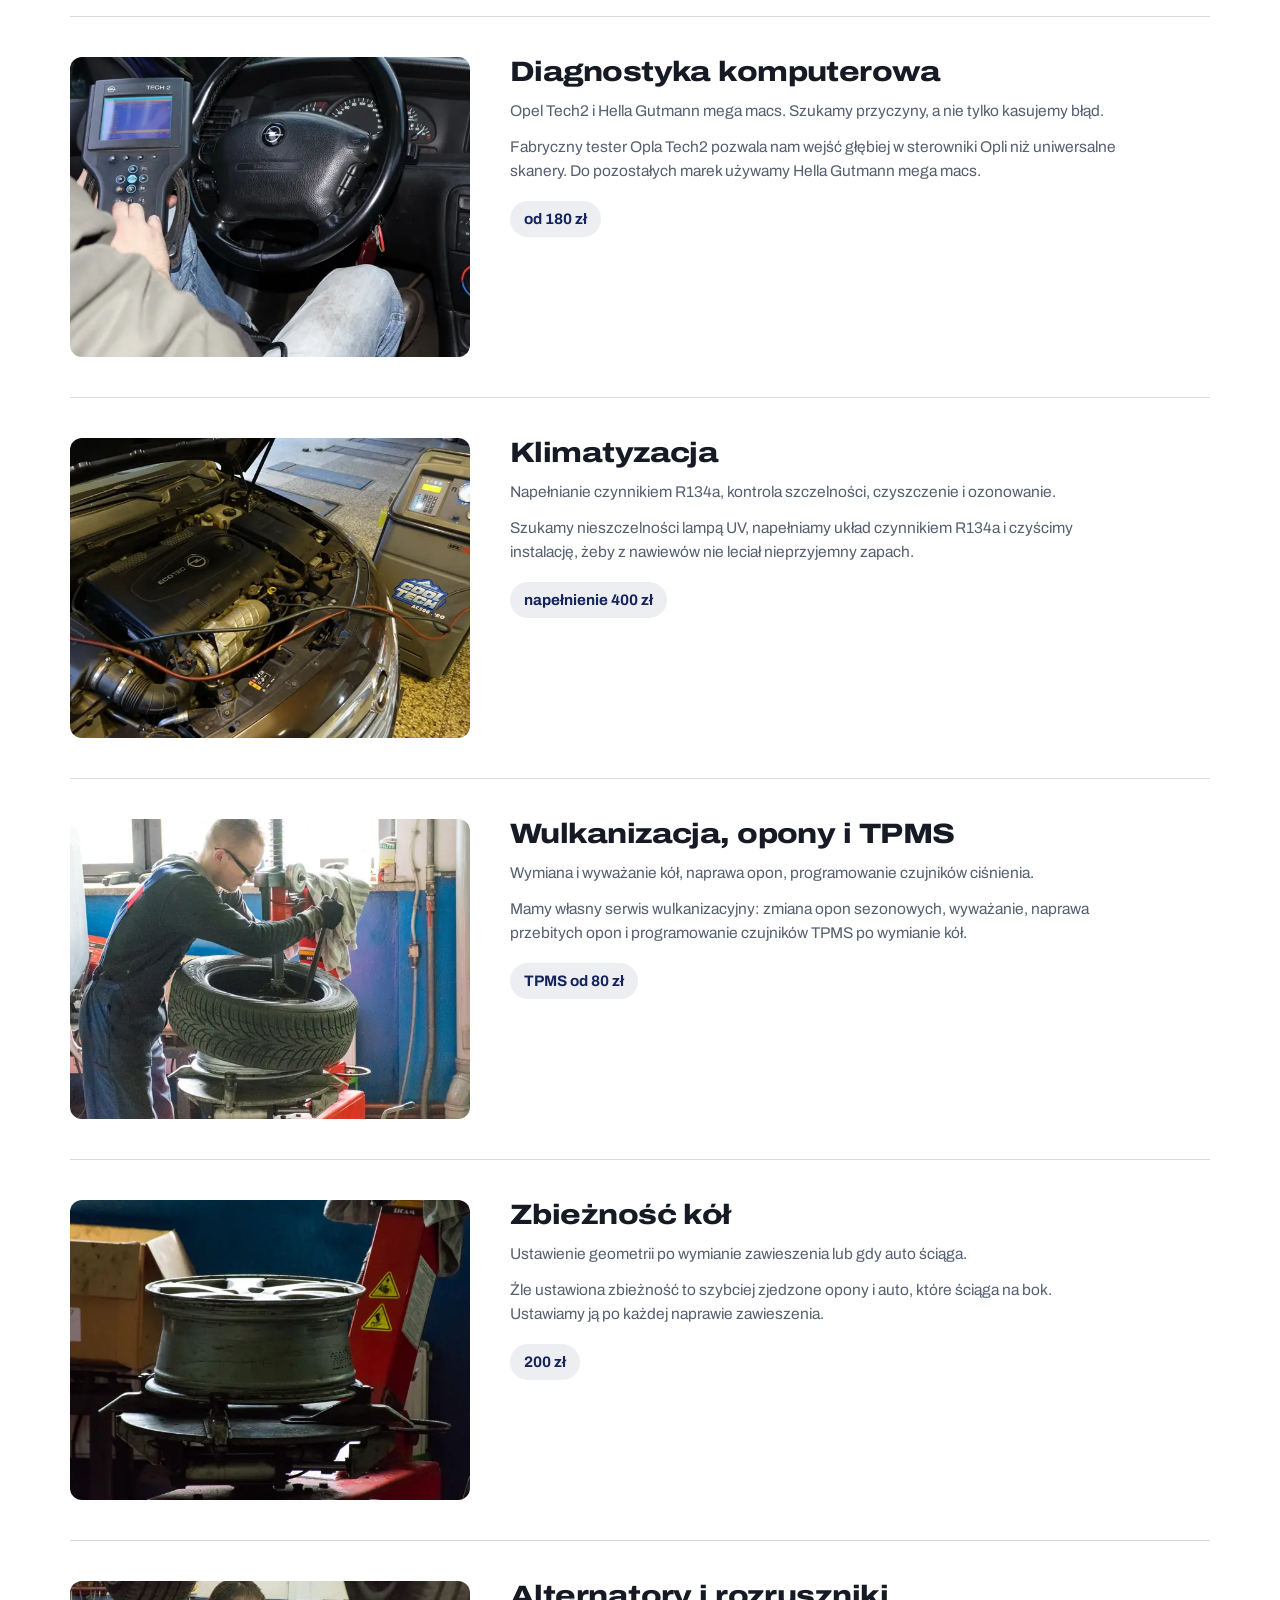
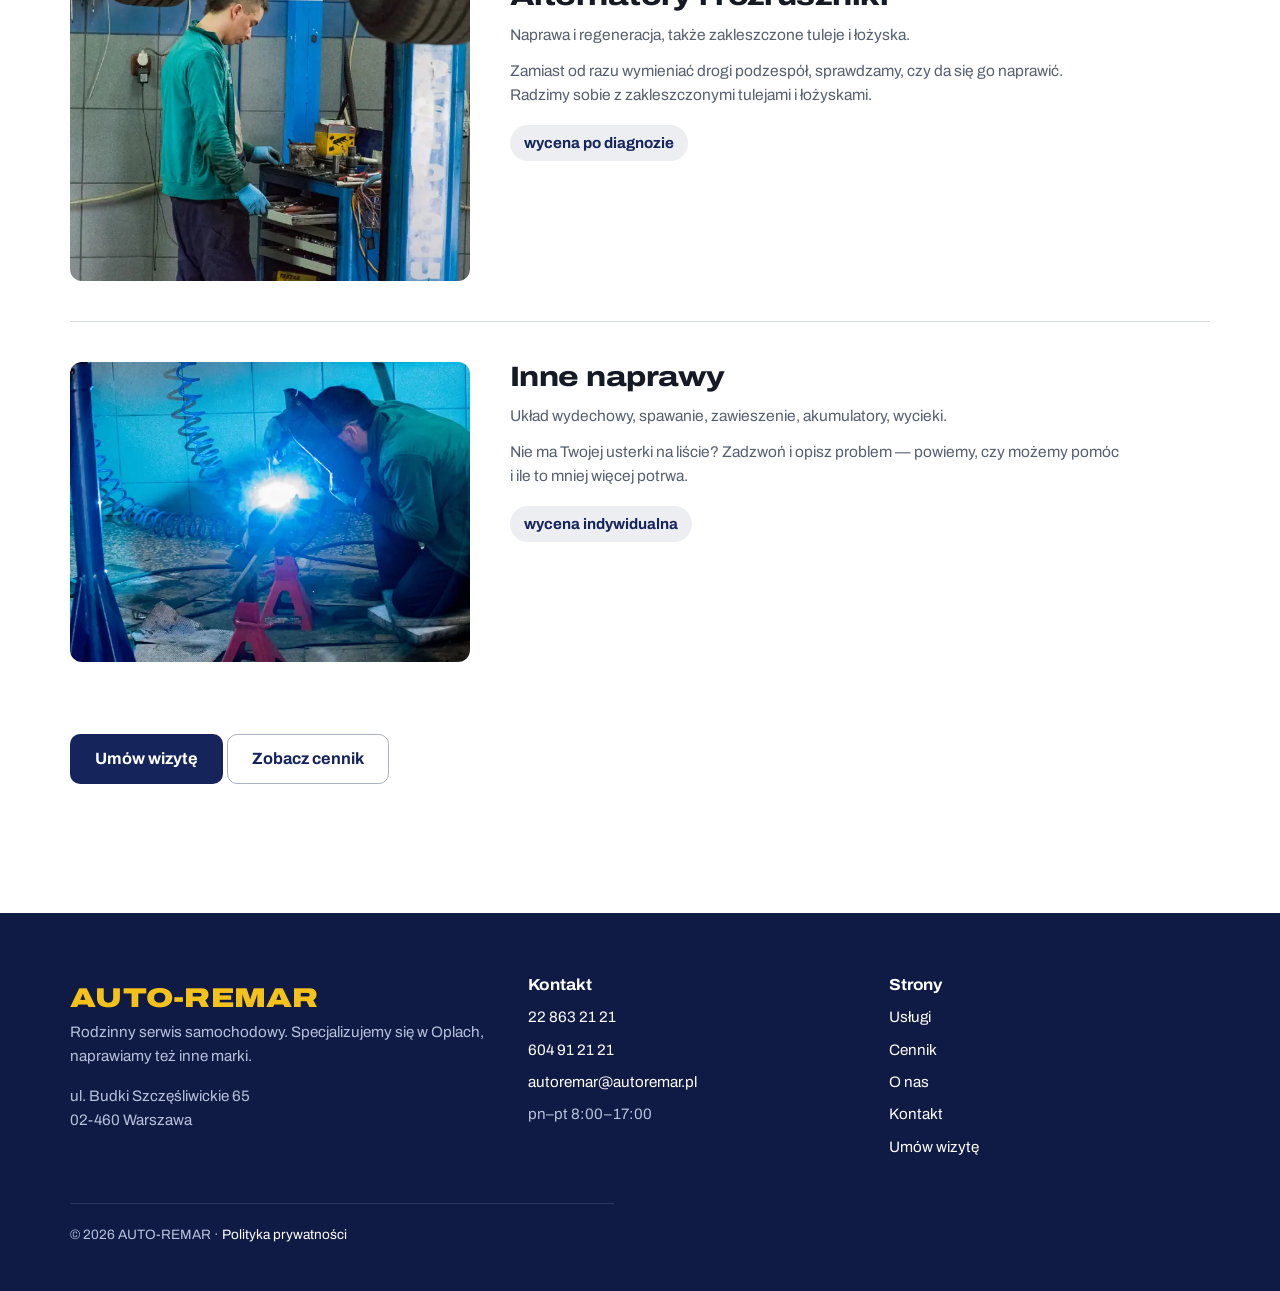
<file: uslugi.html>
<!doctype html>
<html lang="pl">
<head>
<meta charset="utf-8">
<meta name="viewport" content="width=device-width, initial-scale=1, viewport-fit=cover">
<title>Usługi: przeglądy, rozrząd, hamulce, diagnostyka | AUTO-REMAR</title>
<meta name="description" content="Przeglądy, wymiana rozrządu, hamulce, diagnostyka Opel Tech2 i mega macs, klimatyzacja R134a, wulkanizacja i TPMS, zbieżność, alternatory. Ceny od 80 zł.">
<link rel="canonical" href="https://autoremar.pl/uslugi.html">
<link rel="alternate" hreflang="pl" href="https://autoremar.pl/uslugi.html">
<link rel="alternate" hreflang="en" href="https://autoremar.pl/en/uslugi.html">
<link rel="alternate" hreflang="x-default" href="https://autoremar.pl/uslugi.html">
<meta property="og:type" content="website">
<meta property="og:title" content="Usługi: przeglądy, rozrząd, hamulce, diagnostyka | AUTO-REMAR">
<meta property="og:description" content="Przeglądy, wymiana rozrządu, hamulce, diagnostyka Opel Tech2 i mega macs, klimatyzacja R134a, wulkanizacja i TPMS, zbieżność, alternatory. Ceny od 80 zł.">
<meta property="og:image" content="https://autoremar.pl/assets/img/hero-1200.webp">
<meta property="og:url" content="https://autoremar.pl/uslugi.html">
<meta property="og:locale" content="pl_PL">
<meta name="theme-color" content="#f4c21b">
<link rel="icon" href="assets/img/favicon.svg" type="image/svg+xml">
<link rel="preconnect" href="https://fonts.googleapis.com">
<link rel="preconnect" href="https://fonts.gstatic.com" crossorigin>
<link rel="stylesheet" href="https://fonts.googleapis.com/css2?family=Archivo:wdth,wght@62..125,400..900&amp;display=swap">
<link rel="stylesheet" href="assets/css/style.css">
</head>
<body>
<a class="skip" href="#main">Przejdź do treści</a>
<header class="site-head">
  <div class="wrap">
    <a class="brand" href="index.html"><span class="brand-mark">AUTO-REMAR</span><span class="brand-sub">mgr inż. Bartosz Smakowski i mgr inż. Marek Smakowski</span></a>
    <button class="menu-btn" type="button" aria-expanded="false" aria-controls="nav">Menu</button>
    <nav class="nav" id="nav" aria-label="Menu główne">
      <a href="uslugi.html" aria-current="page">Usługi</a>
      <a href="cennik.html">Cennik</a>
      <a href="o-nas.html">O nas</a>
      <a href="kontakt.html">Kontakt</a>
      <a class="lang" href="en/uslugi.html" hreflang="en" lang="en" aria-label="English version">EN</a>
      <a class="head-call" href="tel:+48228632121"><svg class="i" aria-hidden="true"><use href="assets/img/icons.svg#phone"/></svg>22 863 21 21</a>
    </nav>
  </div>
</header>

<main id="main">
<section class="page-head">
  <div class="wrap">
    <h1>Usługi</h1>
    <p>Mechanika, diagnostyka, klimatyzacja i opony w jednym miejscu. Ceny brutto; dokładną wycenę podamy po obejrzeniu auta.</p>
  </div>
</section>
<section class="section">
  <div class="wrap">
    <article class="service service-lg" id="przeglady">
      <img src="assets/img/lift-1200.webp" srcset="assets/img/lift-640.webp 640w, assets/img/lift-1200.webp 1200w" sizes="(max-width: 560px) 100vw, 360px" width="1200" height="900" alt="Przeglądy i serwis okresowy" loading="lazy" decoding="async">
      <div>
        <h2>Przeglądy i serwis okresowy</h2>
        <p>Wymiana oleju i filtrów, kontrola układów według zaleceń producenta.</p>
        <p>Każdą wizytę zapisujemy w naszej bazie danych, więc przy kolejnym przeglądzie znamy historię Twojego auta i wiemy, co warto zaplanować.</p>
        <span class="from">od 350 zł</span>
      </div>
    </article>
    <article class="service service-lg" id="rozrzad">
      <img src="assets/img/engine-1200.webp" srcset="assets/img/engine-640.webp 640w, assets/img/engine-1200.webp 1200w" sizes="(max-width: 560px) 100vw, 360px" width="1200" height="500" alt="Wymiana rozrządu" loading="lazy" decoding="async">
      <div>
        <h2>Wymiana rozrządu</h2>
        <p>Kompletne zestawy rozrządu, także w silnikach 1.9 CDTI.</p>
        <p>Rozrząd wymieniamy kompletnie — pasek lub łańcuch, rolki, napinacz i pompa wody tam, gdzie wymaga tego producent. Części często mamy na miejscu we własnym magazynie.</p>
        <span class="from">1.9 CDTI — 1550 zł</span>
      </div>
    </article>
    <article class="service service-lg" id="hamulce">
      <img src="assets/img/brakes-1200.webp" srcset="assets/img/brakes-640.webp 640w, assets/img/brakes-1200.webp 1200w" sizes="(max-width: 560px) 100vw, 360px" width="1200" height="900" alt="Hamulce" loading="lazy" decoding="async">
      <div>
        <h2>Hamulce</h2>
        <p>Tarcze, klocki, płyn hamulcowy. Sprawdzamy cały układ, nie tylko to, co piszczy.</p>
        <p>Przy wymianie klocków oglądamy też tarcze, przewody i zaciski. Płyn hamulcowy wymieniamy z odpowietrzeniem układu.</p>
        <span class="from">od 150 zł</span>
      </div>
    </article>
    <article class="service service-lg" id="diagnostyka">
      <img src="assets/img/tech2-1200.webp" srcset="assets/img/tech2-640.webp 640w, assets/img/tech2-1200.webp 1200w" sizes="(max-width: 560px) 100vw, 360px" width="1200" height="900" alt="Diagnostyka komputerowa" loading="lazy" decoding="async">
      <div>
        <h2>Diagnostyka komputerowa</h2>
        <p>Opel Tech2 i Hella Gutmann mega macs. Szukamy przyczyny, a nie tylko kasujemy błąd.</p>
        <p>Fabryczny tester Opla Tech2 pozwala nam wejść głębiej w sterowniki Opli niż uniwersalne skanery. Do pozostałych marek używamy Hella Gutmann mega macs.</p>
        <span class="from">od 180 zł</span>
      </div>
    </article>
    <article class="service service-lg" id="klimatyzacja">
      <img src="assets/img/ac-1200.webp" srcset="assets/img/ac-640.webp 640w, assets/img/ac-1200.webp 1200w" sizes="(max-width: 560px) 100vw, 360px" width="1200" height="900" alt="Klimatyzacja" loading="lazy" decoding="async">
      <div>
        <h2>Klimatyzacja</h2>
        <p>Napełnianie czynnikiem R134a, kontrola szczelności, czyszczenie i ozonowanie.</p>
        <p>Szukamy nieszczelności lampą UV, napełniamy układ czynnikiem R134a i czyścimy instalację, żeby z nawiewów nie leciał nieprzyjemny zapach.</p>
        <span class="from">napełnienie 400 zł</span>
      </div>
    </article>
    <article class="service service-lg" id="wulkanizacja">
      <img src="assets/img/tyre-1200.webp" srcset="assets/img/tyre-640.webp 640w, assets/img/tyre-1200.webp 1200w" sizes="(max-width: 560px) 100vw, 360px" width="1200" height="900" alt="Wulkanizacja, opony i TPMS" loading="lazy" decoding="async">
      <div>
        <h2>Wulkanizacja, opony i TPMS</h2>
        <p>Wymiana i wyważanie kół, naprawa opon, programowanie czujników ciśnienia.</p>
        <p>Mamy własny serwis wulkanizacyjny: zmiana opon sezonowych, wyważanie, naprawa przebitych opon i programowanie czujników TPMS po wymianie kół.</p>
        <span class="from">TPMS od 80 zł</span>
      </div>
    </article>
    <article class="service service-lg" id="zbieznosc">
      <img src="assets/img/wheel-1200.webp" srcset="assets/img/wheel-640.webp 640w, assets/img/wheel-1200.webp 1200w" sizes="(max-width: 560px) 100vw, 360px" width="1200" height="900" alt="Zbieżność kół" loading="lazy" decoding="async">
      <div>
        <h2>Zbieżność kół</h2>
        <p>Ustawienie geometrii po wymianie zawieszenia lub gdy auto ściąga.</p>
        <p>Źle ustawiona zbieżność to szybciej zjedzone opony i auto, które ściąga na bok. Ustawiamy ją po każdej naprawie zawieszenia.</p>
        <span class="from">200 zł</span>
      </div>
    </article>
    <article class="service service-lg" id="alternatory">
      <img src="assets/img/bench-1200.webp" srcset="assets/img/bench-640.webp 640w, assets/img/bench-1200.webp 1200w" sizes="(max-width: 560px) 100vw, 360px" width="1200" height="900" alt="Alternatory i rozruszniki" loading="lazy" decoding="async">
      <div>
        <h2>Alternatory i rozruszniki</h2>
        <p>Naprawa i regeneracja, także zakleszczone tuleje i łożyska.</p>
        <p>Zamiast od razu wymieniać drogi podzespół, sprawdzamy, czy da się go naprawić. Radzimy sobie z zakleszczonymi tulejami i łożyskami.</p>
        <span class="from">wycena po diagnozie</span>
      </div>
    </article>
    <article class="service service-lg" id="inne">
      <img src="assets/img/welding-1200.webp" srcset="assets/img/welding-640.webp 640w, assets/img/welding-1200.webp 1200w" sizes="(max-width: 560px) 100vw, 360px" width="1200" height="900" alt="Inne naprawy" loading="lazy" decoding="async">
      <div>
        <h2>Inne naprawy</h2>
        <p>Układ wydechowy, spawanie, zawieszenie, akumulatory, wycieki.</p>
        <p>Nie ma Twojej usterki na liście? Zadzwoń i opisz problem — powiemy, czy możemy pomóc i ile to mniej więcej potrwa.</p>
        <span class="from">wycena indywidualna</span>
      </div>
    </article>
    <p style="margin-top:32px"><a class="btn btn-navy" href="kontakt.html#wizyta">Umów wizytę</a> <a class="btn btn-line-navy" href="cennik.html">Zobacz cennik</a></p>
  </div>
</section>
</main>

<footer class="site-foot">
  <div class="wrap">
    <div>
      <span class="brand-mark">AUTO-REMAR</span>
      <p>Rodzinny serwis samochodowy. Specjalizujemy się w Oplach, naprawiamy też inne marki.</p>
      <p>ul. Budki Szczęśliwickie 65<br>02-460 Warszawa</p>
    </div>
    <div>
      <h3>Kontakt</h3>
      <ul>
        <li><a href="tel:+48228632121">22 863 21 21</a></li>
        <li><a href="tel:+48604912121">604 91 21 21</a></li>
        <li><a href="mailto:autoremar@autoremar.pl">autoremar@autoremar.pl</a></li>
        <li>pn–pt 8:00–17:00</li>
      </ul>
    </div>
    <div>
      <h3>Strony</h3>
      <ul>
        <li><a href="uslugi.html">Usługi</a></li><li><a href="cennik.html">Cennik</a></li><li><a href="o-nas.html">O nas</a></li><li><a href="kontakt.html">Kontakt</a></li>
        <li><a href="kontakt.html#wizyta">Umów wizytę</a></li>
      </ul>
    </div>
    <p class="legal">© 2026 AUTO-REMAR · <a href="polityka-prywatnosci.html">Polityka prywatności</a></p>
  </div>
</footer>

<nav class="callbar" aria-label="Szybki kontakt">
  <a class="c1" href="tel:+48228632121"><svg class="i" aria-hidden="true"><use href="assets/img/icons.svg#phone"/></svg>Zadzwoń</a>
  <a class="c2" href="kontakt.html#wizyta"><svg class="i" aria-hidden="true"><use href="assets/img/icons.svg#calendar"/></svg>Umów wizytę</a>
</nav>
<script type="module" src="assets/js/nav.js"></script>
</body>
</html>
</file>
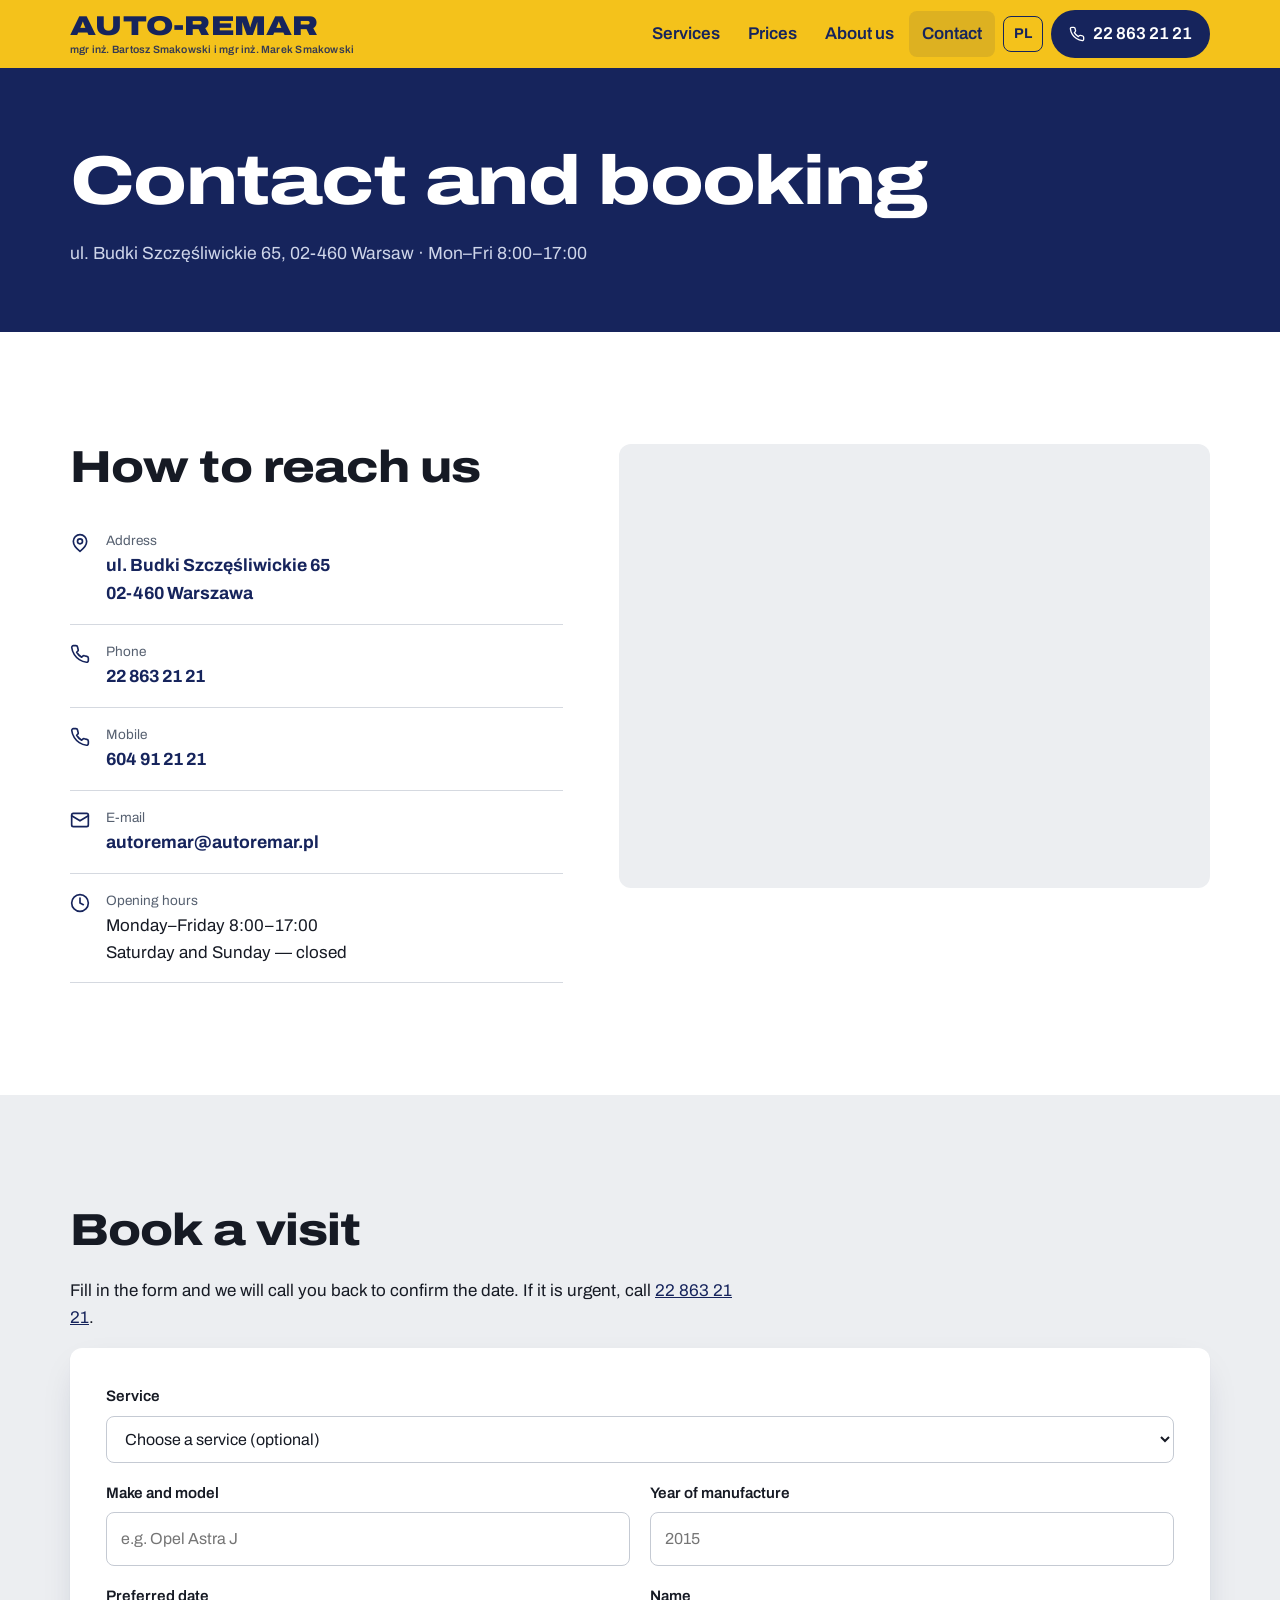
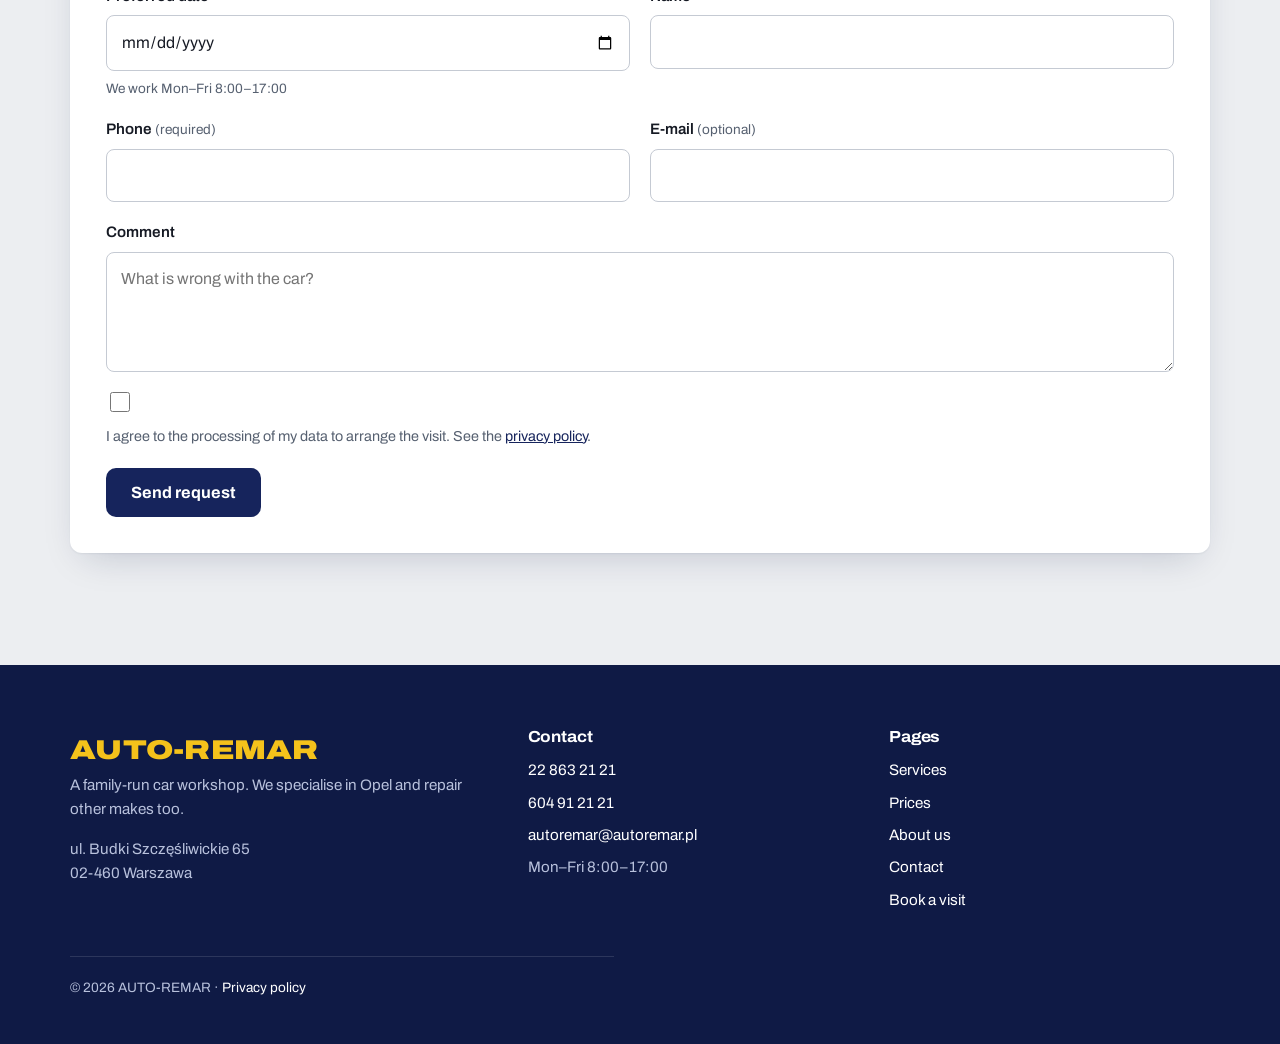
<file: en/kontakt.html>
<!doctype html>
<html lang="en">
<head>
<meta charset="utf-8">
<meta name="viewport" content="width=device-width, initial-scale=1, viewport-fit=cover">
<title>Contact and booking | AUTO-REMAR Warsaw</title>
<meta name="description" content="AUTO-REMAR, ul. Budki Szczęśliwickie 65, 02-460 Warsaw. Phone +48 22 863 21 21, mobile +48 604 91 21 21. Mon–Fri 8:00–17:00. Book online.">
<link rel="canonical" href="https://autoremar.pl/en/kontakt.html">
<link rel="alternate" hreflang="pl" href="https://autoremar.pl/kontakt.html">
<link rel="alternate" hreflang="en" href="https://autoremar.pl/en/kontakt.html">
<link rel="alternate" hreflang="x-default" href="https://autoremar.pl/kontakt.html">
<meta property="og:type" content="website">
<meta property="og:title" content="Contact and booking | AUTO-REMAR Warsaw">
<meta property="og:description" content="AUTO-REMAR, ul. Budki Szczęśliwickie 65, 02-460 Warsaw. Phone +48 22 863 21 21, mobile +48 604 91 21 21. Mon–Fri 8:00–17:00. Book online.">
<meta property="og:image" content="https://autoremar.pl/assets/img/hero-1200.webp">
<meta property="og:url" content="https://autoremar.pl/en/kontakt.html">
<meta property="og:locale" content="en_GB">
<meta name="theme-color" content="#f4c21b">
<link rel="icon" href="../assets/img/favicon.svg" type="image/svg+xml">
<link rel="preconnect" href="https://fonts.googleapis.com">
<link rel="preconnect" href="https://fonts.gstatic.com" crossorigin>
<link rel="stylesheet" href="https://fonts.googleapis.com/css2?family=Archivo:wdth,wght@62..125,400..900&amp;display=swap">
<link rel="stylesheet" href="../assets/css/style.css">
<script type="application/ld+json">
{
 "@context": "https://schema.org",
 "@type": "AutoRepair",
 "name": "AUTO-REMAR",
 "description": "Rodzinny serwis samochodowy. mgr inż. Bartosz Smakowski i mgr inż. Marek Smakowski.",
 "url": "https://autoremar.pl/",
 "image": "https://autoremar.pl/assets/img/hero-1200.webp",
 "telephone": "+48228632121",
 "email": "autoremar@autoremar.pl",
 "priceRange": "$$",
 "address": {
  "@type": "PostalAddress",
  "streetAddress": "ul. Budki Szczęśliwickie 65",
  "postalCode": "02-460",
  "addressLocality": "Warszawa",
  "addressCountry": "PL"
 },
 "geo": {
  "@type": "GeoCoordinates",
  "latitude": 52.20986,
  "longitude": 20.93448
 },
 "openingHoursSpecification": [
  {
   "@type": "OpeningHoursSpecification",
   "dayOfWeek": [
    "Monday",
    "Tuesday",
    "Wednesday",
    "Thursday",
    "Friday"
   ],
   "opens": "08:00",
   "closes": "17:00"
  }
 ],
 "hasMap": "https://www.google.com/maps/search/?api=1&query=AUTO-REMAR%20Budki%20Szcz%C4%99%C5%9Bliwickie%2065%20Warszawa"
}
</script>
</head>
<body>
<a class="skip" href="#main">Skip to content</a>
<header class="site-head">
  <div class="wrap">
    <a class="brand" href="index.html"><span class="brand-mark">AUTO-REMAR</span><span class="brand-sub">mgr inż. Bartosz Smakowski i mgr inż. Marek Smakowski</span></a>
    <button class="menu-btn" type="button" aria-expanded="false" aria-controls="nav">Menu</button>
    <nav class="nav" id="nav" aria-label="Main menu">
      <a href="uslugi.html">Services</a>
      <a href="cennik.html">Prices</a>
      <a href="o-nas.html">About us</a>
      <a href="kontakt.html" aria-current="page">Contact</a>
      <a class="lang" href="../kontakt.html" hreflang="pl" lang="pl" aria-label="Wersja polska">PL</a>
      <a class="head-call" href="tel:+48228632121"><svg class="i" aria-hidden="true"><use href="../assets/img/icons.svg#phone"/></svg>22 863 21 21</a>
    </nav>
  </div>
</header>

<main id="main">
<section class="page-head">
  <div class="wrap">
    <h1>Contact and booking</h1>
    <p>ul. Budki Szczęśliwickie 65, 02-460 Warsaw · Mon–Fri 8:00–17:00</p>
  </div>
</section>
<section class="section">
  <div class="wrap contact-grid">
    <div>
      <h2>How to reach us</h2>
      <ul class="contact-list">
      <li><svg class="i" aria-hidden="true"><use href="../assets/img/icons.svg#pin"/></svg><div><small>Address</small><a href="https://www.google.com/maps/search/?api=1&query=AUTO-REMAR%20Budki%20Szcz%C4%99%C5%9Bliwickie%2065%20Warszawa" target="_blank" rel="noopener">ul. Budki Szczęśliwickie 65<br>02-460 Warszawa</a></div></li>
      <li><svg class="i" aria-hidden="true"><use href="../assets/img/icons.svg#phone"/></svg><div><small>Phone</small><a href="tel:+48228632121">22 863 21 21</a></div></li>
      <li><svg class="i" aria-hidden="true"><use href="../assets/img/icons.svg#phone"/></svg><div><small>Mobile</small><a href="tel:+48604912121">604 91 21 21</a></div></li>
      <li><svg class="i" aria-hidden="true"><use href="../assets/img/icons.svg#mail"/></svg><div><small>E-mail</small><a href="mailto:autoremar@autoremar.pl">autoremar@autoremar.pl</a></div></li>
      <li><svg class="i" aria-hidden="true"><use href="../assets/img/icons.svg#clock"/></svg><div><small>Opening hours</small>Monday–Friday 8:00–17:00<br>Saturday and Sunday — closed</div></li>
    </ul>
    </div>
    <iframe class="map" src="https://www.google.com/maps?q=AUTO-REMAR,+Budki+Szcz%C4%99%C5%9Bliwickie+65,+02-460+Warszawa&amp;output=embed" title="Map: how to find AUTO-REMAR" loading="lazy" referrerpolicy="no-referrer-when-downgrade"></iframe>
  </div>
</section>
<section class="section section-grey" id="wizyta">
  <div class="wrap">
    <h2>Book a visit</h2>
    <p>Fill in the form and we will call you back to confirm the date. If it is urgent, call <a href="tel:+48228632121">22 863 21 21</a>.</p>
    <form class="form" id="booking">
      <div class="form-grid">
        <div class="field full">
          <label for="f-service">Service</label>
          <select id="f-service" name="service">
          <option value="">Choose a service (optional)</option>
          <option value="Przeglądy i serwis okresowy">Inspections and periodic servicing</option>
          <option value="Wymiana rozrządu">Timing belt replacement</option>
          <option value="Hamulce">Brakes</option>
          <option value="Diagnostyka komputerowa">Computer diagnostics</option>
          <option value="Klimatyzacja">Air conditioning</option>
          <option value="Wulkanizacja, opony i TPMS">Tyres, balancing and TPMS</option>
          <option value="Zbieżność kół">Wheel alignment</option>
          <option value="Alternatory i rozruszniki">Alternators and starter motors</option>
          <option value="Inne naprawy">Other repairs</option>
          </select>
        </div>
        <div class="field">
          <label for="f-car">Make and model</label>
          <input id="f-car" name="car" maxlength="100" placeholder="e.g. Opel Astra J">
        </div>
        <div class="field">
          <label for="f-year">Year of manufacture</label>
          <input id="f-year" name="year" inputmode="numeric" maxlength="4" pattern="(19|20)[0-9]{2}" placeholder="2015">
        </div>
        <div class="field">
          <label for="f-date">Preferred date</label>
          <input id="f-date" name="date" type="date" aria-describedby="date-hint">
          <span class="hint" id="date-hint" aria-live="polite">We work Mon–Fri 8:00–17:00</span>
        </div>
        <div class="field">
          <label for="f-name">Name</label>
          <input id="f-name" name="name" maxlength="100" autocomplete="given-name">
        </div>
        <div class="field">
          <label for="f-phone">Phone <span class="hint">(required)</span></label>
          <input id="f-phone" name="phone" type="tel" required minlength="9" maxlength="30" autocomplete="tel" inputmode="tel">
        </div>
        <div class="field">
          <label for="f-email">E-mail <span class="hint">(optional)</span></label>
          <input id="f-email" name="email" type="email" maxlength="120" autocomplete="email">
        </div>
        <div class="field full">
          <label for="f-comment">Comment</label>
          <textarea id="f-comment" name="comment" maxlength="1000" placeholder="What is wrong with the car?"></textarea>
        </div>
        <div class="hp" aria-hidden="true"><label>Leave empty <input name="website" tabindex="-1" autocomplete="off"></label></div>
        <label class="consent field full"><input type="checkbox" name="consent" required> <span>I agree to the processing of my data to arrange the visit. See the <a href="polityka-prywatnosci.html">privacy policy</a>.</span></label>
      </div>
      <p style="margin:20px 0 0"><button class="btn btn-navy" type="submit">Send request</button></p>
      <p class="form-msg" role="status" aria-live="polite"></p>
    </form>
  </div>
</section>
</main>

<footer class="site-foot">
  <div class="wrap">
    <div>
      <span class="brand-mark">AUTO-REMAR</span>
      <p>A family-run car workshop. We specialise in Opel and repair other makes too.</p>
      <p>ul. Budki Szczęśliwickie 65<br>02-460 Warszawa</p>
    </div>
    <div>
      <h3>Contact</h3>
      <ul>
        <li><a href="tel:+48228632121">22 863 21 21</a></li>
        <li><a href="tel:+48604912121">604 91 21 21</a></li>
        <li><a href="mailto:autoremar@autoremar.pl">autoremar@autoremar.pl</a></li>
        <li>Mon–Fri 8:00–17:00</li>
      </ul>
    </div>
    <div>
      <h3>Pages</h3>
      <ul>
        <li><a href="uslugi.html">Services</a></li><li><a href="cennik.html">Prices</a></li><li><a href="o-nas.html">About us</a></li><li><a href="kontakt.html">Contact</a></li>
        <li><a href="#wizyta">Book a visit</a></li>
      </ul>
    </div>
    <p class="legal">© 2026 AUTO-REMAR · <a href="polityka-prywatnosci.html">Privacy policy</a></p>
  </div>
</footer>

<nav class="callbar" aria-label="Quick contact">
  <a class="c1" href="tel:+48228632121"><svg class="i" aria-hidden="true"><use href="../assets/img/icons.svg#phone"/></svg>Call us</a>
  <a class="c2" href="#wizyta"><svg class="i" aria-hidden="true"><use href="../assets/img/icons.svg#calendar"/></svg>Book a visit</a>
</nav>
<script type="module" src="../assets/js/nav.js"></script>
<script type="module" src="../assets/js/booking.js"></script>
</body>
</html>
</file>
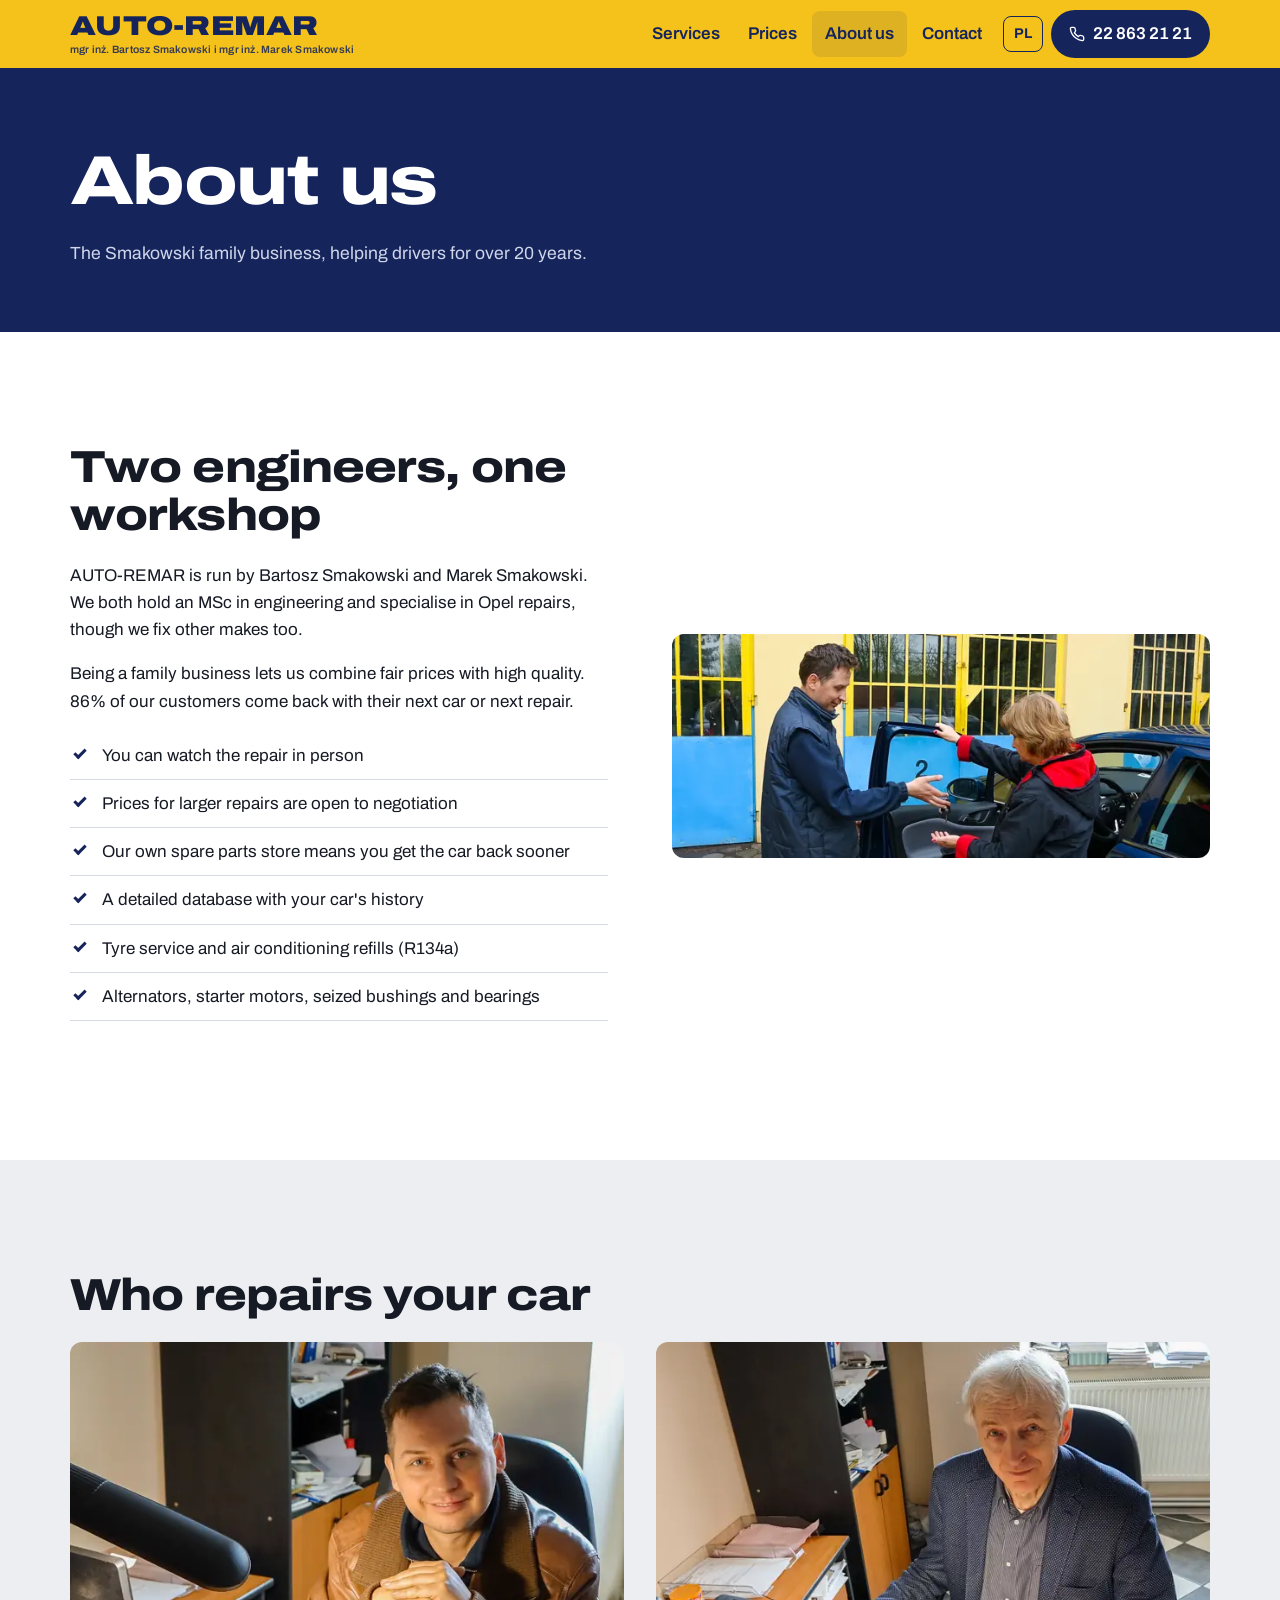
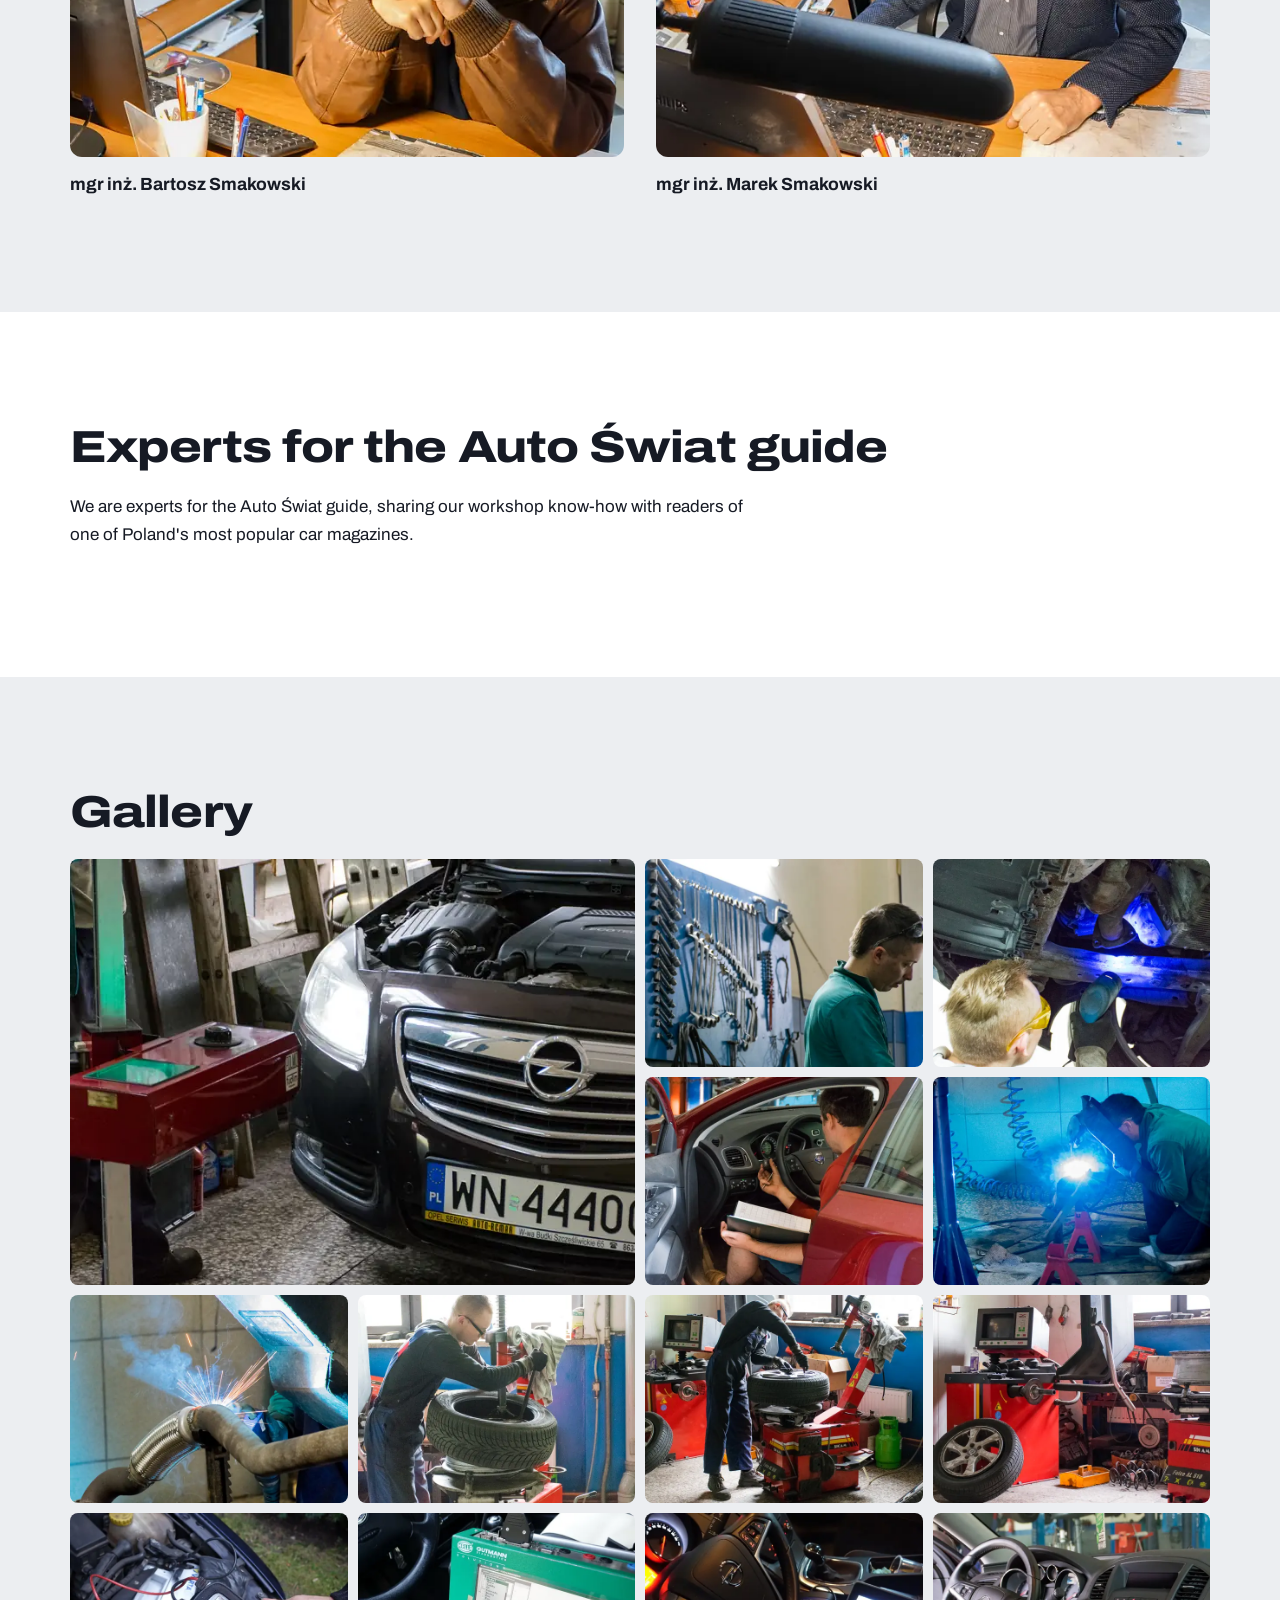
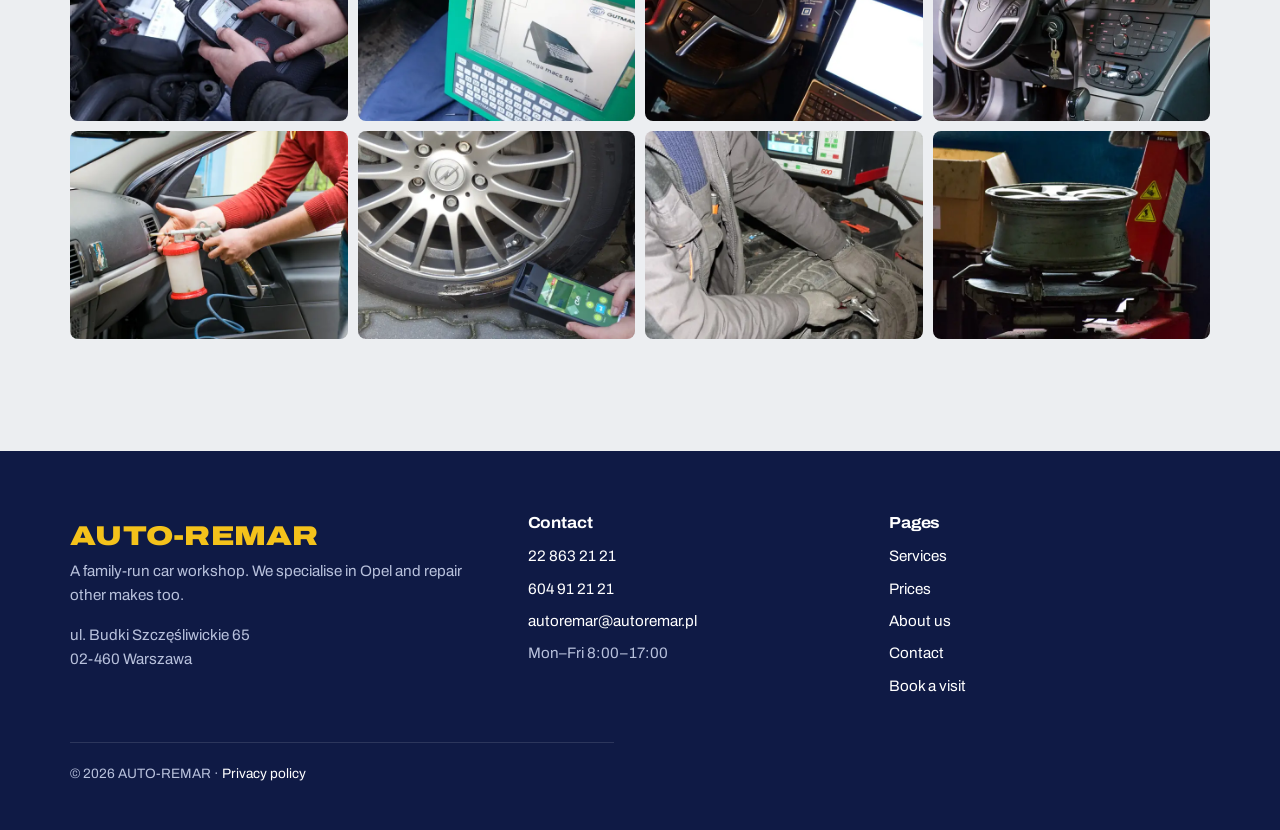
<file: en/o-nas.html>
<!doctype html>
<html lang="en">
<head>
<meta charset="utf-8">
<meta name="viewport" content="width=device-width, initial-scale=1, viewport-fit=cover">
<title>About us — the Smakowski family workshop | AUTO-REMAR</title>
<meta name="description" content="A family business run by engineers Bartosz and Marek Smakowski. Over 20 years of experience, experts for the Auto Świat guide. Workshop gallery.">
<link rel="canonical" href="https://autoremar.pl/en/o-nas.html">
<link rel="alternate" hreflang="pl" href="https://autoremar.pl/o-nas.html">
<link rel="alternate" hreflang="en" href="https://autoremar.pl/en/o-nas.html">
<link rel="alternate" hreflang="x-default" href="https://autoremar.pl/o-nas.html">
<meta property="og:type" content="website">
<meta property="og:title" content="About us — the Smakowski family workshop | AUTO-REMAR">
<meta property="og:description" content="A family business run by engineers Bartosz and Marek Smakowski. Over 20 years of experience, experts for the Auto Świat guide. Workshop gallery.">
<meta property="og:image" content="https://autoremar.pl/assets/img/hero-1200.webp">
<meta property="og:url" content="https://autoremar.pl/en/o-nas.html">
<meta property="og:locale" content="en_GB">
<meta name="theme-color" content="#f4c21b">
<link rel="icon" href="../assets/img/favicon.svg" type="image/svg+xml">
<link rel="preconnect" href="https://fonts.googleapis.com">
<link rel="preconnect" href="https://fonts.gstatic.com" crossorigin>
<link rel="stylesheet" href="https://fonts.googleapis.com/css2?family=Archivo:wdth,wght@62..125,400..900&amp;display=swap">
<link rel="stylesheet" href="../assets/css/style.css">
</head>
<body>
<a class="skip" href="#main">Skip to content</a>
<header class="site-head">
  <div class="wrap">
    <a class="brand" href="index.html"><span class="brand-mark">AUTO-REMAR</span><span class="brand-sub">mgr inż. Bartosz Smakowski i mgr inż. Marek Smakowski</span></a>
    <button class="menu-btn" type="button" aria-expanded="false" aria-controls="nav">Menu</button>
    <nav class="nav" id="nav" aria-label="Main menu">
      <a href="uslugi.html">Services</a>
      <a href="cennik.html">Prices</a>
      <a href="o-nas.html" aria-current="page">About us</a>
      <a href="kontakt.html">Contact</a>
      <a class="lang" href="../o-nas.html" hreflang="pl" lang="pl" aria-label="Wersja polska">PL</a>
      <a class="head-call" href="tel:+48228632121"><svg class="i" aria-hidden="true"><use href="../assets/img/icons.svg#phone"/></svg>22 863 21 21</a>
    </nav>
  </div>
</header>

<main id="main">
<section class="page-head">
  <div class="wrap">
    <h1>About us</h1>
    <p>The Smakowski family business, helping drivers for over 20 years.</p>
  </div>
</section>

<section class="section">
  <div class="wrap split">
    <div>
      <h2>Two engineers, one workshop</h2>
      <p>AUTO-REMAR is run by Bartosz Smakowski and Marek Smakowski. We both hold an MSc in engineering and specialise in Opel repairs, though we fix other makes too.</p>
      <p>Being a family business lets us combine fair prices with high quality. 86% of our customers come back with their next car or next repair.</p>
      <ul class="checks">
        <li>You can watch the repair in person</li>
        <li>Prices for larger repairs are open to negotiation</li>
        <li>Our own spare parts store means you get the car back sooner</li>
        <li>A detailed database with your car's history</li>
        <li>Tyre service and air conditioning refills (R134a)</li>
        <li>Alternators, starter motors, seized bushings and bearings</li>
      </ul>
    </div>
    <img src="../assets/img/team-1200.webp" srcset="../assets/img/team-640.webp 640w, ../assets/img/team-1200.webp 1200w" sizes="(max-width: 960px) 100vw, 50vw" width="1200" height="500" alt="Bartosz Smakowski talking to a customer outside the workshop" loading="lazy" decoding="async">
  </div>
</section>

<section class="section section-grey">
  <div class="wrap">
    <h2>Who repairs your car</h2>
    <div class="people">
      <figure><img src="../assets/img/bartosz-1200.webp" srcset="../assets/img/bartosz-640.webp 640w, ../assets/img/bartosz-1200.webp 1200w" sizes="(max-width: 960px) 100vw, 50vw" width="1200" height="900" alt="mgr inż. Bartosz Smakowski" loading="lazy" decoding="async"><figcaption><strong>mgr inż. Bartosz Smakowski</strong></figcaption></figure>
      <figure><img src="../assets/img/marek-1200.webp" srcset="../assets/img/marek-640.webp 640w, ../assets/img/marek-1200.webp 1200w" sizes="(max-width: 960px) 100vw, 50vw" width="1200" height="900" alt="mgr inż. Marek Smakowski" loading="lazy" decoding="async"><figcaption><strong>mgr inż. Marek Smakowski</strong></figcaption></figure>
    </div>
  </div>
</section>

<section class="section">
  <div class="wrap">
    <h2>Experts for the Auto Świat guide</h2>
    <p>We are experts for the Auto Świat guide, sharing our workshop know-how with readers of one of Poland's most popular car magazines.</p>
  </div>
</section>

<section class="section section-grey" id="galeria">
  <div class="wrap">
    <h2>Gallery</h2>
    <div class="gallery">
    <a class="wide" href="../assets/img/insignia-1200.webp"><img src="../assets/img/insignia-1200.webp" srcset="../assets/img/insignia-640.webp 640w, ../assets/img/insignia-1200.webp 1200w" sizes="(max-width: 960px) 100vw, 50vw" width="1200" height="900" alt="Opel Insignia with the bonnet open at the diagnostic bay" loading="lazy" decoding="async"></a>
    <a href="../assets/img/tools-1200.webp"><img src="../assets/img/tools-1200.webp" srcset="../assets/img/tools-640.webp 640w, ../assets/img/tools-1200.webp 1200w" sizes="(max-width: 960px) 50vw, 25vw" width="1200" height="900" alt="Mechanic at the tool wall" loading="lazy" decoding="async"></a>
    <a href="../assets/img/underbody-1200.webp"><img src="../assets/img/underbody-1200.webp" srcset="../assets/img/underbody-640.webp 640w, ../assets/img/underbody-1200.webp 1200w" sizes="(max-width: 960px) 50vw, 25vw" width="1200" height="900" alt="Looking for leaks under the car with a UV lamp" loading="lazy" decoding="async"></a>
    <a href="../assets/img/manual-1200.webp"><img src="../assets/img/manual-1200.webp" srcset="../assets/img/manual-640.webp 640w, ../assets/img/manual-1200.webp 1200w" sizes="(max-width: 960px) 50vw, 25vw" width="1200" height="900" alt="Mechanic in the cabin with the service book" loading="lazy" decoding="async"></a>
    <a href="../assets/img/welding-1200.webp"><img src="../assets/img/welding-1200.webp" srcset="../assets/img/welding-640.webp 640w, ../assets/img/welding-1200.webp 1200w" sizes="(max-width: 960px) 50vw, 25vw" width="1200" height="900" alt="Welding an exhaust system" loading="lazy" decoding="async"></a>
    <a href="../assets/img/exhaust-1200.webp"><img src="../assets/img/exhaust-1200.webp" srcset="../assets/img/exhaust-640.webp 640w, ../assets/img/exhaust-1200.webp 1200w" sizes="(max-width: 960px) 50vw, 25vw" width="1200" height="900" alt="Exhaust system repair" loading="lazy" decoding="async"></a>
    <a href="../assets/img/tyre-1200.webp"><img src="../assets/img/tyre-1200.webp" srcset="../assets/img/tyre-640.webp 640w, ../assets/img/tyre-1200.webp 1200w" sizes="(max-width: 960px) 50vw, 25vw" width="1200" height="900" alt="Changing a tyre on the tyre machine" loading="lazy" decoding="async"></a>
    <a href="../assets/img/tyre2-1200.webp"><img src="../assets/img/tyre2-1200.webp" srcset="../assets/img/tyre2-640.webp 640w, ../assets/img/tyre2-1200.webp 1200w" sizes="(max-width: 960px) 50vw, 25vw" width="1200" height="900" alt="Tyre service" loading="lazy" decoding="async"></a>
    <a href="../assets/img/balancer-1200.webp"><img src="../assets/img/balancer-1200.webp" srcset="../assets/img/balancer-640.webp 640w, ../assets/img/balancer-1200.webp 1200w" sizes="(max-width: 960px) 50vw, 25vw" width="1200" height="900" alt="Wheel balancing" loading="lazy" decoding="async"></a>
    <a href="../assets/img/battery-1200.webp"><img src="../assets/img/battery-1200.webp" srcset="../assets/img/battery-640.webp 640w, ../assets/img/battery-1200.webp 1200w" sizes="(max-width: 960px) 50vw, 25vw" width="1200" height="900" alt="Battery test" loading="lazy" decoding="async"></a>
    <a href="../assets/img/megamacs-1200.webp"><img src="../assets/img/megamacs-1200.webp" srcset="../assets/img/megamacs-640.webp 640w, ../assets/img/megamacs-1200.webp 1200w" sizes="(max-width: 960px) 50vw, 25vw" width="1200" height="900" alt="Hella Gutmann mega macs 55 tester" loading="lazy" decoding="async"></a>
    <a href="../assets/img/laptop-1200.webp"><img src="../assets/img/laptop-1200.webp" srcset="../assets/img/laptop-640.webp 640w, ../assets/img/laptop-1200.webp 1200w" sizes="(max-width: 960px) 50vw, 25vw" width="1200" height="900" alt="Diagnosing an Opel with a laptop in the cabin" loading="lazy" decoding="async"></a>
    <a href="../assets/img/interior-1200.webp"><img src="../assets/img/interior-1200.webp" srcset="../assets/img/interior-640.webp 640w, ../assets/img/interior-1200.webp 1200w" sizes="(max-width: 960px) 50vw, 25vw" width="1200" height="900" alt="Opel Insignia interior" loading="lazy" decoding="async"></a>
    <a href="../assets/img/aircon-1200.webp"><img src="../assets/img/aircon-1200.webp" srcset="../assets/img/aircon-640.webp 640w, ../assets/img/aircon-1200.webp 1200w" sizes="(max-width: 960px) 50vw, 25vw" width="1200" height="900" alt="Air conditioning cleaning and ozone treatment" loading="lazy" decoding="async"></a>
    <a href="../assets/img/tpms-1200.webp"><img src="../assets/img/tpms-1200.webp" srcset="../assets/img/tpms-640.webp 640w, ../assets/img/tpms-1200.webp 1200w" sizes="(max-width: 960px) 50vw, 25vw" width="1200" height="900" alt="Programming tyre pressure sensors" loading="lazy" decoding="async"></a>
    <a href="../assets/img/brakes-1200.webp"><img src="../assets/img/brakes-1200.webp" srcset="../assets/img/brakes-640.webp 640w, ../assets/img/brakes-1200.webp 1200w" sizes="(max-width: 960px) 50vw, 25vw" width="1200" height="900" alt="Brake and suspension repair" loading="lazy" decoding="async"></a>
    <a href="../assets/img/wheel-1200.webp"><img src="../assets/img/wheel-1200.webp" srcset="../assets/img/wheel-640.webp 640w, ../assets/img/wheel-1200.webp 1200w" sizes="(max-width: 960px) 50vw, 25vw" width="1200" height="900" alt="Wheel removed for repair" loading="lazy" decoding="async"></a>
    </div>
  </div>
</section>
</main>

<footer class="site-foot">
  <div class="wrap">
    <div>
      <span class="brand-mark">AUTO-REMAR</span>
      <p>A family-run car workshop. We specialise in Opel and repair other makes too.</p>
      <p>ul. Budki Szczęśliwickie 65<br>02-460 Warszawa</p>
    </div>
    <div>
      <h3>Contact</h3>
      <ul>
        <li><a href="tel:+48228632121">22 863 21 21</a></li>
        <li><a href="tel:+48604912121">604 91 21 21</a></li>
        <li><a href="mailto:autoremar@autoremar.pl">autoremar@autoremar.pl</a></li>
        <li>Mon–Fri 8:00–17:00</li>
      </ul>
    </div>
    <div>
      <h3>Pages</h3>
      <ul>
        <li><a href="uslugi.html">Services</a></li><li><a href="cennik.html">Prices</a></li><li><a href="o-nas.html">About us</a></li><li><a href="kontakt.html">Contact</a></li>
        <li><a href="kontakt.html#wizyta">Book a visit</a></li>
      </ul>
    </div>
    <p class="legal">© 2026 AUTO-REMAR · <a href="polityka-prywatnosci.html">Privacy policy</a></p>
  </div>
</footer>

<nav class="callbar" aria-label="Quick contact">
  <a class="c1" href="tel:+48228632121"><svg class="i" aria-hidden="true"><use href="../assets/img/icons.svg#phone"/></svg>Call us</a>
  <a class="c2" href="kontakt.html#wizyta"><svg class="i" aria-hidden="true"><use href="../assets/img/icons.svg#calendar"/></svg>Book a visit</a>
</nav>
<script type="module" src="../assets/js/nav.js"></script>
<script type="module" src="../assets/js/gallery.js"></script>
</body>
</html>
</file>
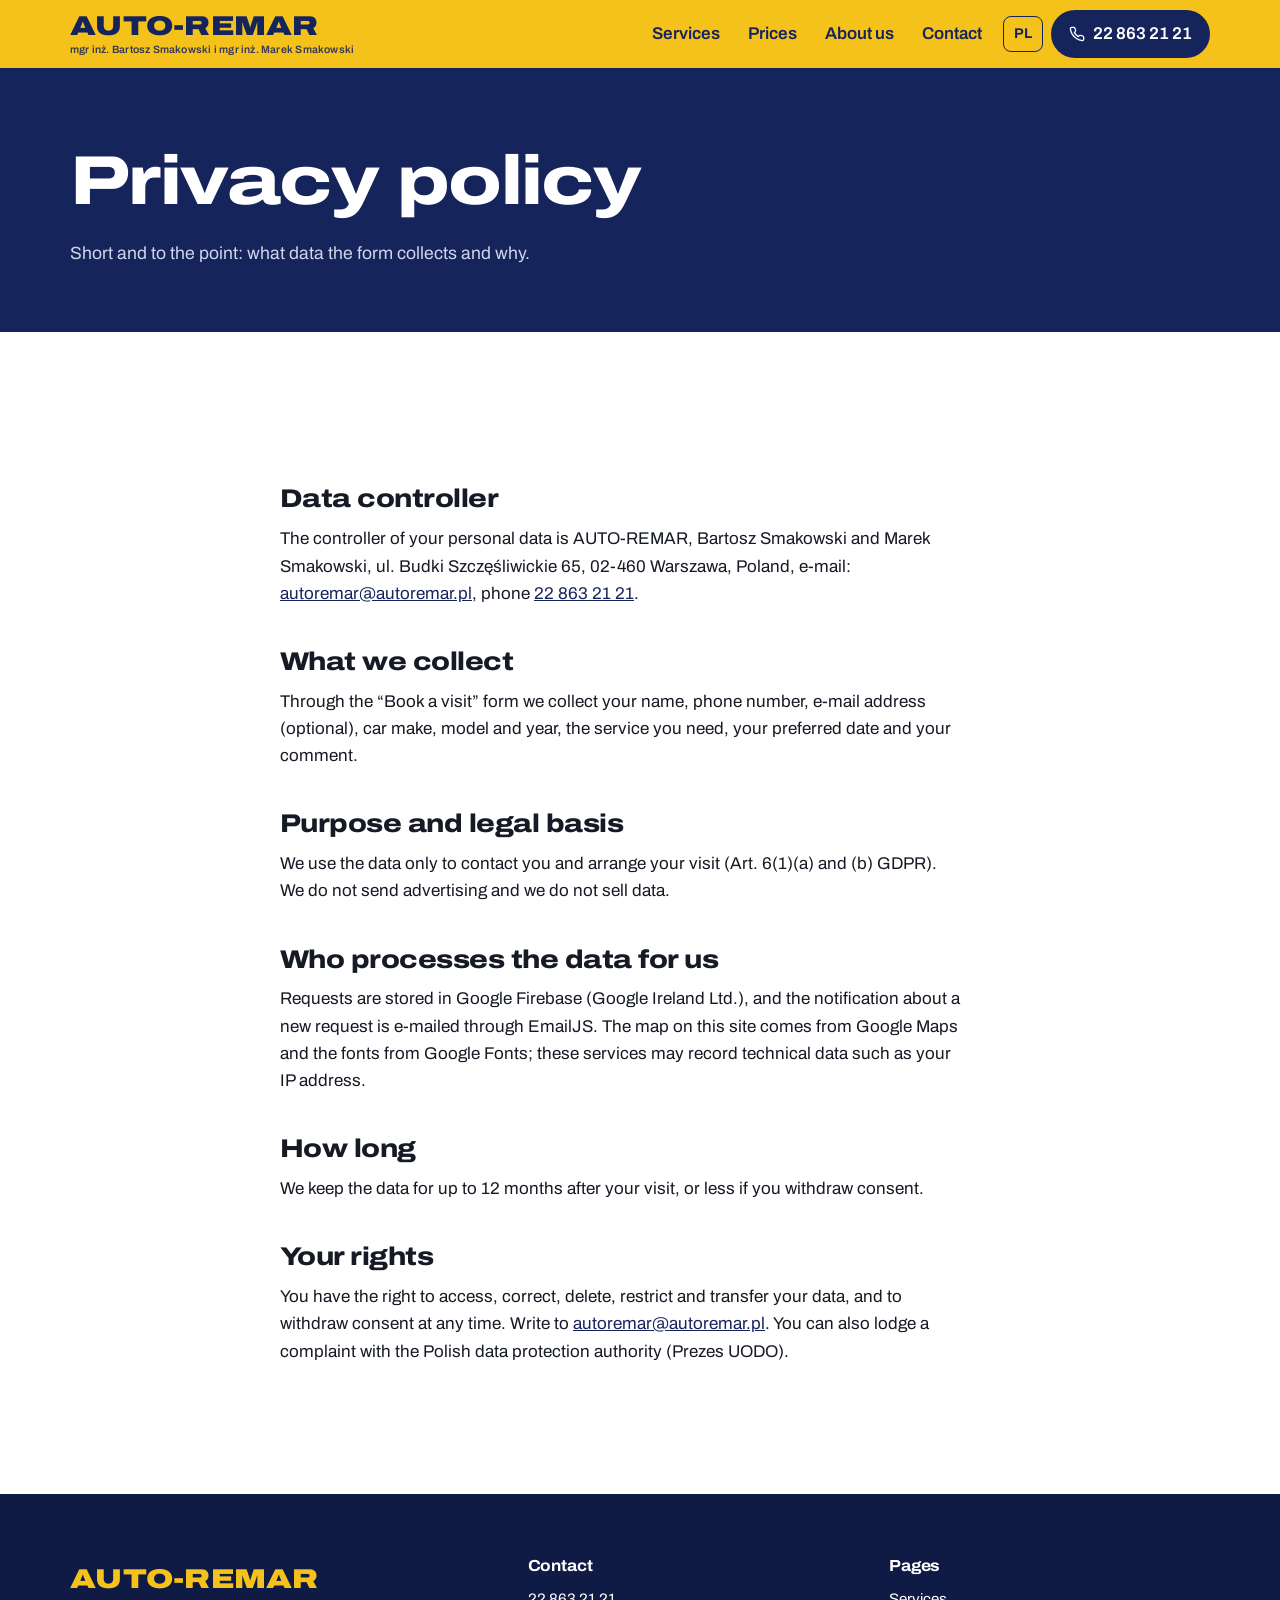
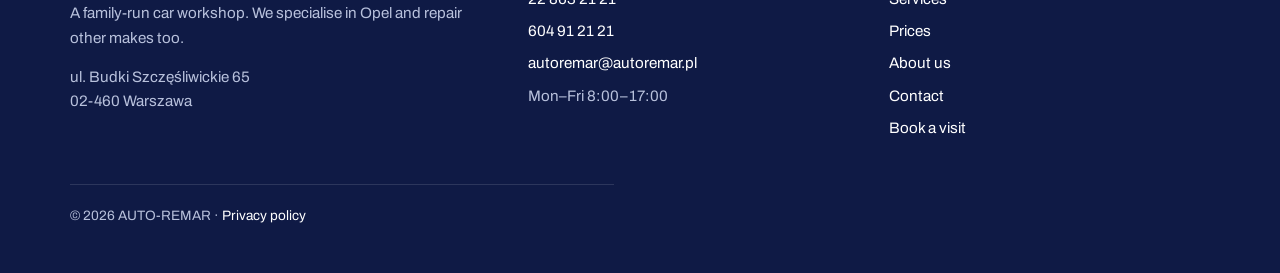
<file: en/polityka-prywatnosci.html>
<!doctype html>
<html lang="en">
<head>
<meta charset="utf-8">
<meta name="viewport" content="width=device-width, initial-scale=1, viewport-fit=cover">
<title>Privacy policy | AUTO-REMAR</title>
<meta name="description" content="What data the AUTO-REMAR booking form collects, why, and what your rights are under GDPR.">
<link rel="canonical" href="https://autoremar.pl/en/polityka-prywatnosci.html">
<link rel="alternate" hreflang="pl" href="https://autoremar.pl/polityka-prywatnosci.html">
<link rel="alternate" hreflang="en" href="https://autoremar.pl/en/polityka-prywatnosci.html">
<link rel="alternate" hreflang="x-default" href="https://autoremar.pl/polityka-prywatnosci.html">
<meta property="og:type" content="website">
<meta property="og:title" content="Privacy policy | AUTO-REMAR">
<meta property="og:description" content="What data the AUTO-REMAR booking form collects, why, and what your rights are under GDPR.">
<meta property="og:image" content="https://autoremar.pl/assets/img/hero-1200.webp">
<meta property="og:url" content="https://autoremar.pl/en/polityka-prywatnosci.html">
<meta property="og:locale" content="en_GB">
<meta name="theme-color" content="#f4c21b">
<link rel="icon" href="../assets/img/favicon.svg" type="image/svg+xml">
<link rel="preconnect" href="https://fonts.googleapis.com">
<link rel="preconnect" href="https://fonts.gstatic.com" crossorigin>
<link rel="stylesheet" href="https://fonts.googleapis.com/css2?family=Archivo:wdth,wght@62..125,400..900&amp;display=swap">
<link rel="stylesheet" href="../assets/css/style.css">
</head>
<body>
<a class="skip" href="#main">Skip to content</a>
<header class="site-head">
  <div class="wrap">
    <a class="brand" href="index.html"><span class="brand-mark">AUTO-REMAR</span><span class="brand-sub">mgr inż. Bartosz Smakowski i mgr inż. Marek Smakowski</span></a>
    <button class="menu-btn" type="button" aria-expanded="false" aria-controls="nav">Menu</button>
    <nav class="nav" id="nav" aria-label="Main menu">
      <a href="uslugi.html">Services</a>
      <a href="cennik.html">Prices</a>
      <a href="o-nas.html">About us</a>
      <a href="kontakt.html">Contact</a>
      <a class="lang" href="../polityka-prywatnosci.html" hreflang="pl" lang="pl" aria-label="Wersja polska">PL</a>
      <a class="head-call" href="tel:+48228632121"><svg class="i" aria-hidden="true"><use href="../assets/img/icons.svg#phone"/></svg>22 863 21 21</a>
    </nav>
  </div>
</header>

<main id="main">
<section class="page-head">
  <div class="wrap">
    <h1>Privacy policy</h1>
    <p>Short and to the point: what data the form collects and why.</p>
  </div>
</section>
<section class="section">
  <div class="wrap prose">
    <h2>Data controller</h2>
    <p>The controller of your personal data is AUTO-REMAR, Bartosz Smakowski and Marek Smakowski, ul. Budki Szczęśliwickie 65, 02-460 Warszawa, Poland, e-mail: <a href="mailto:autoremar@autoremar.pl">autoremar@autoremar.pl</a>, phone <a href="tel:+48228632121">22 863 21 21</a>.</p>
    <h2>What we collect</h2>
    <p>Through the “Book a visit” form we collect your name, phone number, e-mail address (optional), car make, model and year, the service you need, your preferred date and your comment.</p>
    <h2>Purpose and legal basis</h2>
    <p>We use the data only to contact you and arrange your visit (Art. 6(1)(a) and (b) GDPR). We do not send advertising and we do not sell data.</p>
    <h2>Who processes the data for us</h2>
    <p>Requests are stored in Google Firebase (Google Ireland Ltd.), and the notification about a new request is e-mailed through EmailJS. The map on this site comes from Google Maps and the fonts from Google Fonts; these services may record technical data such as your IP address.</p>
    <h2>How long</h2>
    <p>We keep the data for up to 12 months after your visit, or less if you withdraw consent.</p>
    <h2>Your rights</h2>
    <p>You have the right to access, correct, delete, restrict and transfer your data, and to withdraw consent at any time. Write to <a href="mailto:autoremar@autoremar.pl">autoremar@autoremar.pl</a>. You can also lodge a complaint with the Polish data protection authority (Prezes UODO).</p>
  </div>
</section>
</main>

<footer class="site-foot">
  <div class="wrap">
    <div>
      <span class="brand-mark">AUTO-REMAR</span>
      <p>A family-run car workshop. We specialise in Opel and repair other makes too.</p>
      <p>ul. Budki Szczęśliwickie 65<br>02-460 Warszawa</p>
    </div>
    <div>
      <h3>Contact</h3>
      <ul>
        <li><a href="tel:+48228632121">22 863 21 21</a></li>
        <li><a href="tel:+48604912121">604 91 21 21</a></li>
        <li><a href="mailto:autoremar@autoremar.pl">autoremar@autoremar.pl</a></li>
        <li>Mon–Fri 8:00–17:00</li>
      </ul>
    </div>
    <div>
      <h3>Pages</h3>
      <ul>
        <li><a href="uslugi.html">Services</a></li><li><a href="cennik.html">Prices</a></li><li><a href="o-nas.html">About us</a></li><li><a href="kontakt.html">Contact</a></li>
        <li><a href="kontakt.html#wizyta">Book a visit</a></li>
      </ul>
    </div>
    <p class="legal">© 2026 AUTO-REMAR · <a href="polityka-prywatnosci.html">Privacy policy</a></p>
  </div>
</footer>

<nav class="callbar" aria-label="Quick contact">
  <a class="c1" href="tel:+48228632121"><svg class="i" aria-hidden="true"><use href="../assets/img/icons.svg#phone"/></svg>Call us</a>
  <a class="c2" href="kontakt.html#wizyta"><svg class="i" aria-hidden="true"><use href="../assets/img/icons.svg#calendar"/></svg>Book a visit</a>
</nav>
<script type="module" src="../assets/js/nav.js"></script>
</body>
</html>
</file>
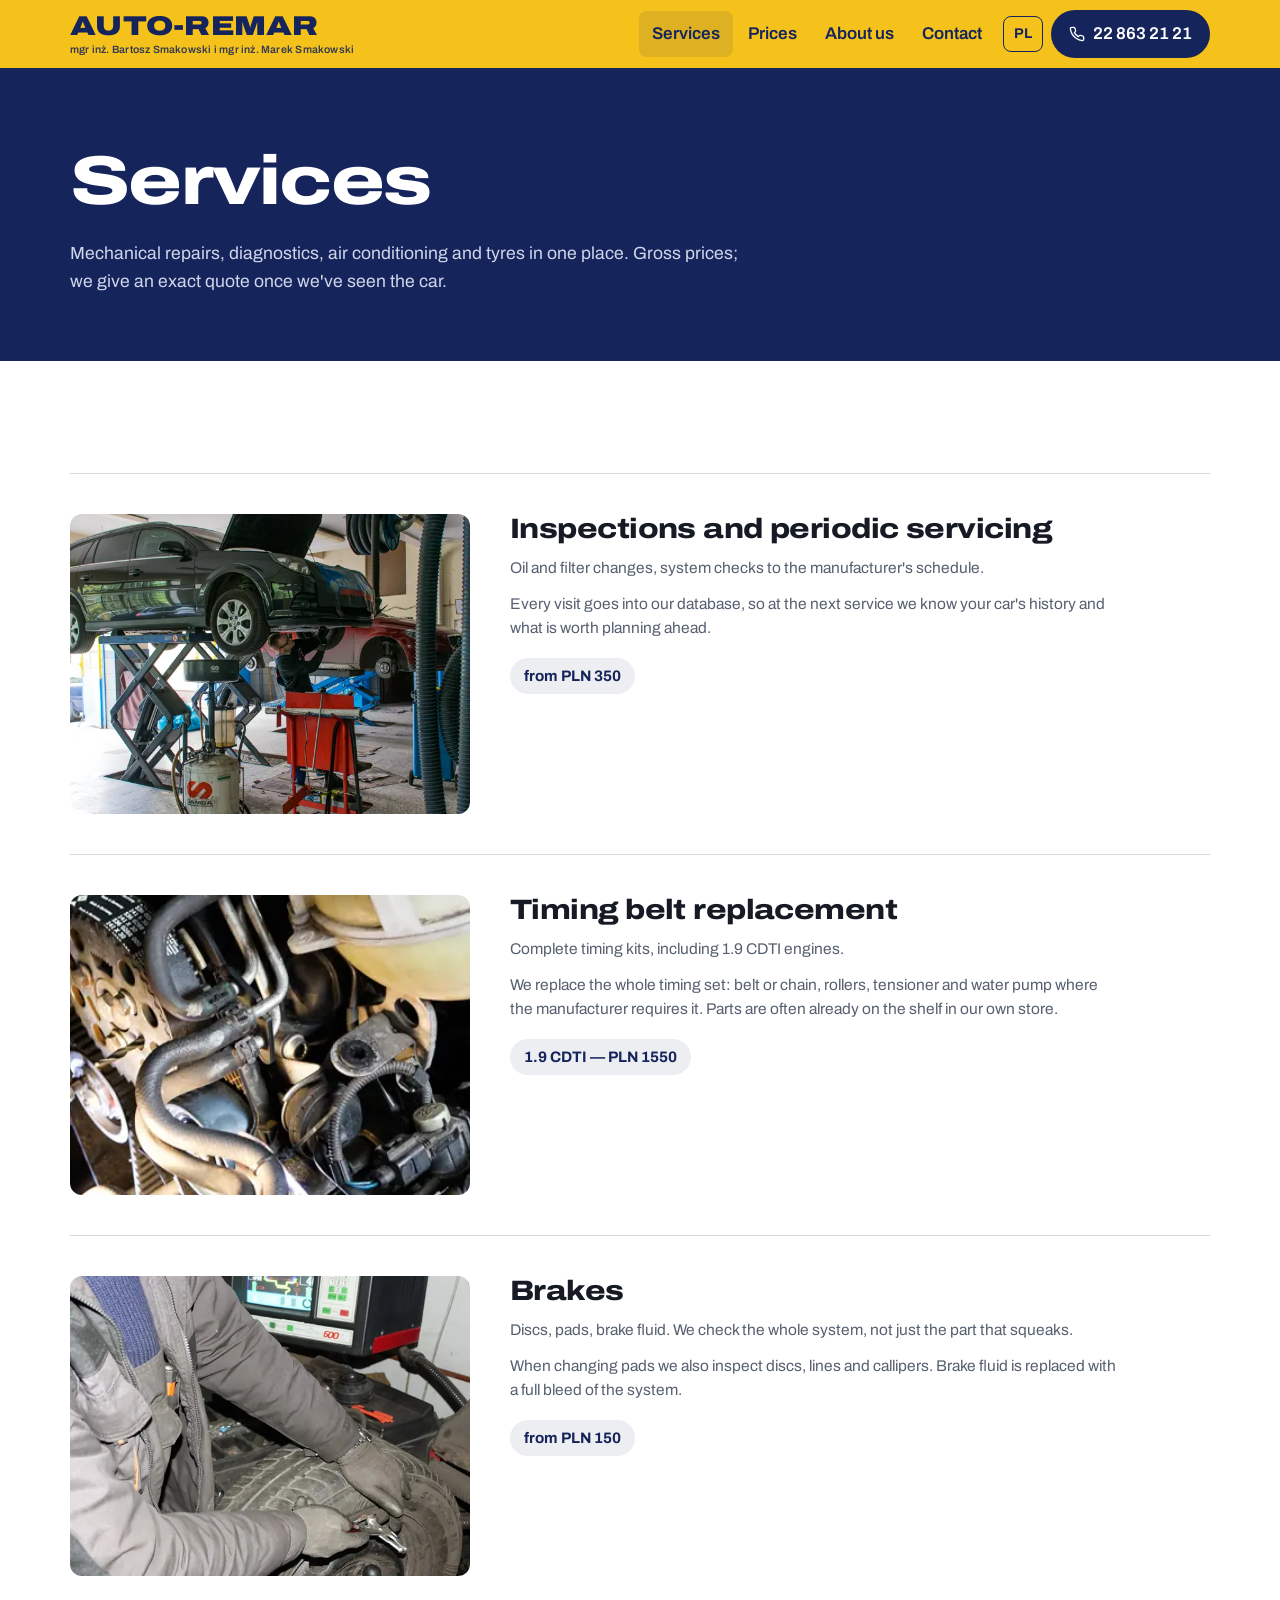
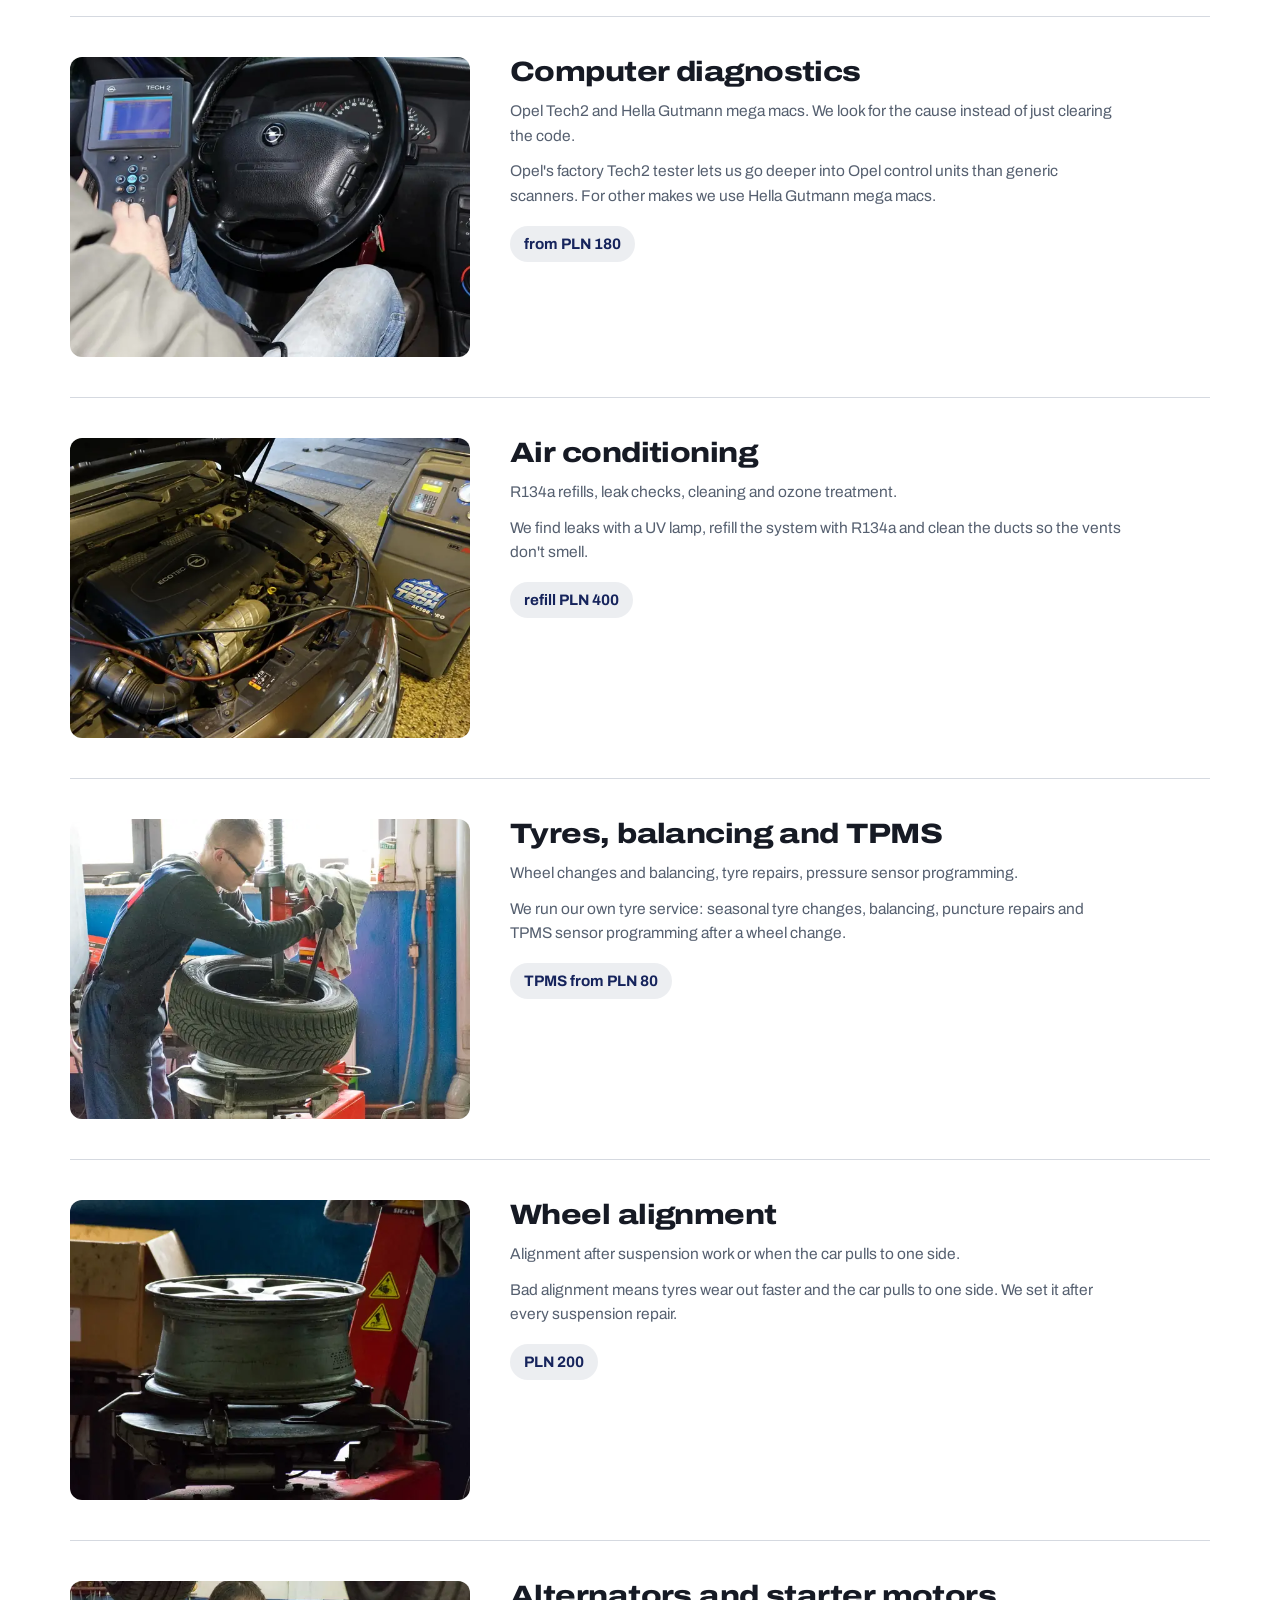
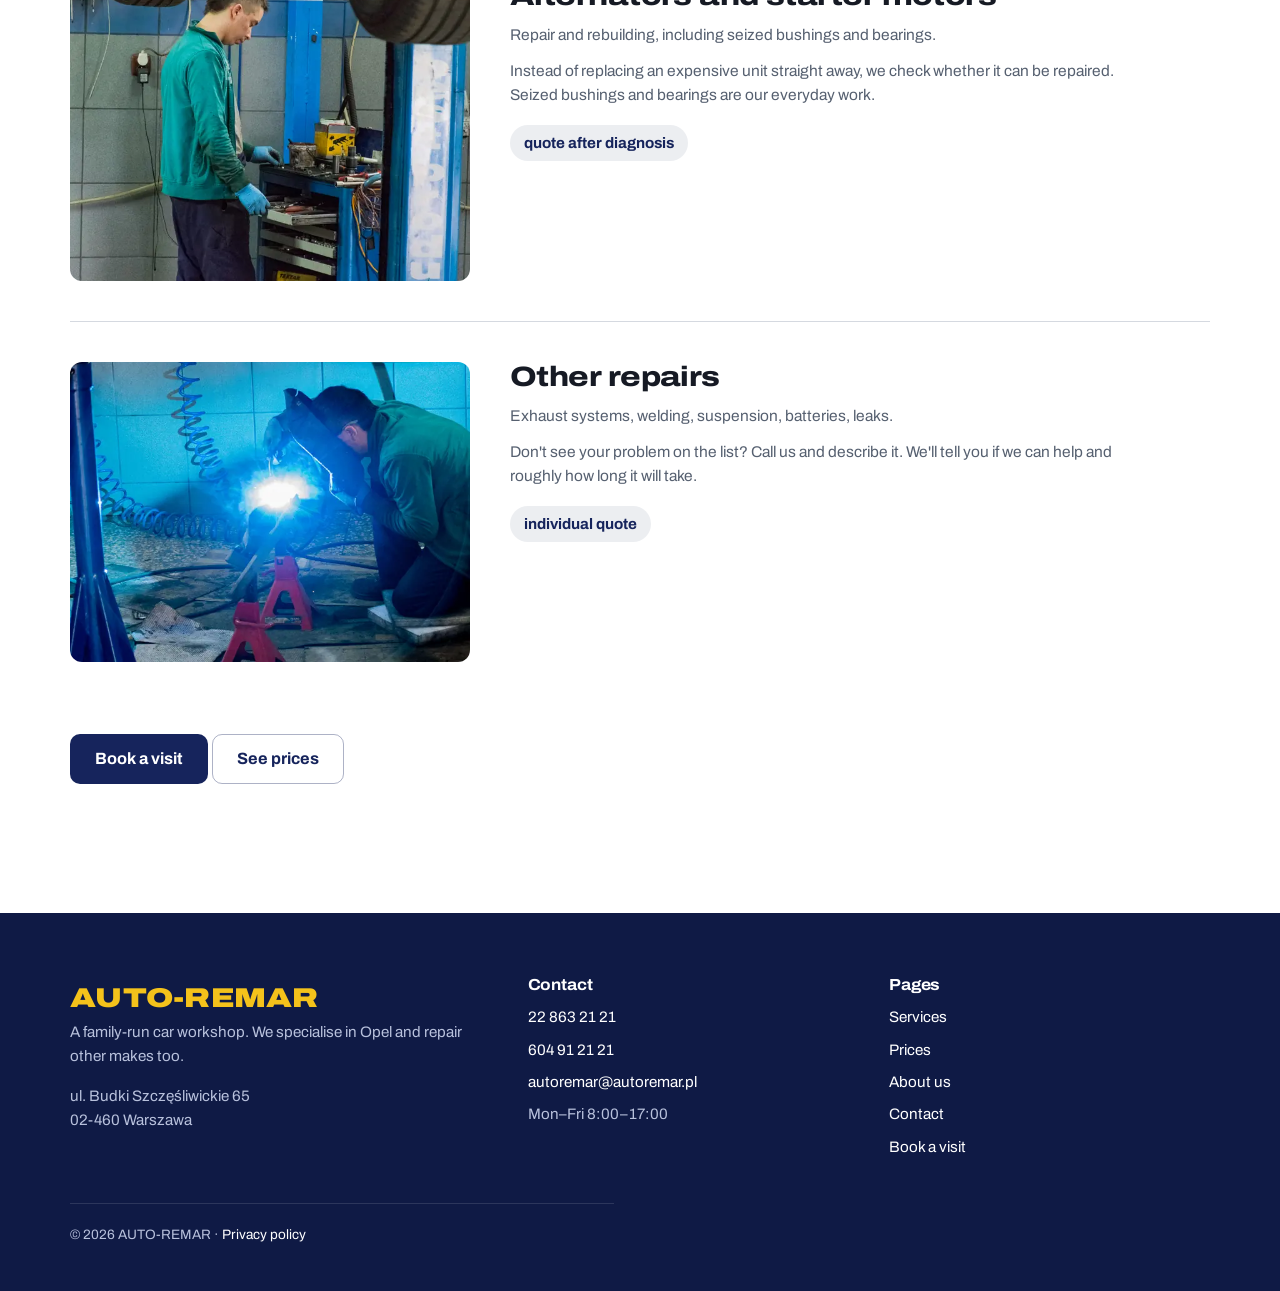
<file: en/uslugi.html>
<!doctype html>
<html lang="en">
<head>
<meta charset="utf-8">
<meta name="viewport" content="width=device-width, initial-scale=1, viewport-fit=cover">
<title>Services: servicing, timing belts, brakes, diagnostics | AUTO-REMAR</title>
<meta name="description" content="Servicing, timing belt replacement, brakes, Opel Tech2 and mega macs diagnostics, R134a air conditioning, tyres and TPMS, wheel alignment, alternators.">
<link rel="canonical" href="https://autoremar.pl/en/uslugi.html">
<link rel="alternate" hreflang="pl" href="https://autoremar.pl/uslugi.html">
<link rel="alternate" hreflang="en" href="https://autoremar.pl/en/uslugi.html">
<link rel="alternate" hreflang="x-default" href="https://autoremar.pl/uslugi.html">
<meta property="og:type" content="website">
<meta property="og:title" content="Services: servicing, timing belts, brakes, diagnostics | AUTO-REMAR">
<meta property="og:description" content="Servicing, timing belt replacement, brakes, Opel Tech2 and mega macs diagnostics, R134a air conditioning, tyres and TPMS, wheel alignment, alternators.">
<meta property="og:image" content="https://autoremar.pl/assets/img/hero-1200.webp">
<meta property="og:url" content="https://autoremar.pl/en/uslugi.html">
<meta property="og:locale" content="en_GB">
<meta name="theme-color" content="#f4c21b">
<link rel="icon" href="../assets/img/favicon.svg" type="image/svg+xml">
<link rel="preconnect" href="https://fonts.googleapis.com">
<link rel="preconnect" href="https://fonts.gstatic.com" crossorigin>
<link rel="stylesheet" href="https://fonts.googleapis.com/css2?family=Archivo:wdth,wght@62..125,400..900&amp;display=swap">
<link rel="stylesheet" href="../assets/css/style.css">
</head>
<body>
<a class="skip" href="#main">Skip to content</a>
<header class="site-head">
  <div class="wrap">
    <a class="brand" href="index.html"><span class="brand-mark">AUTO-REMAR</span><span class="brand-sub">mgr inż. Bartosz Smakowski i mgr inż. Marek Smakowski</span></a>
    <button class="menu-btn" type="button" aria-expanded="false" aria-controls="nav">Menu</button>
    <nav class="nav" id="nav" aria-label="Main menu">
      <a href="uslugi.html" aria-current="page">Services</a>
      <a href="cennik.html">Prices</a>
      <a href="o-nas.html">About us</a>
      <a href="kontakt.html">Contact</a>
      <a class="lang" href="../uslugi.html" hreflang="pl" lang="pl" aria-label="Wersja polska">PL</a>
      <a class="head-call" href="tel:+48228632121"><svg class="i" aria-hidden="true"><use href="../assets/img/icons.svg#phone"/></svg>22 863 21 21</a>
    </nav>
  </div>
</header>

<main id="main">
<section class="page-head">
  <div class="wrap">
    <h1>Services</h1>
    <p>Mechanical repairs, diagnostics, air conditioning and tyres in one place. Gross prices; we give an exact quote once we've seen the car.</p>
  </div>
</section>
<section class="section">
  <div class="wrap">
    <article class="service service-lg" id="przeglady">
      <img src="../assets/img/lift-1200.webp" srcset="../assets/img/lift-640.webp 640w, ../assets/img/lift-1200.webp 1200w" sizes="(max-width: 560px) 100vw, 360px" width="1200" height="900" alt="Inspections and periodic servicing" loading="lazy" decoding="async">
      <div>
        <h2>Inspections and periodic servicing</h2>
        <p>Oil and filter changes, system checks to the manufacturer's schedule.</p>
        <p>Every visit goes into our database, so at the next service we know your car's history and what is worth planning ahead.</p>
        <span class="from">from PLN 350</span>
      </div>
    </article>
    <article class="service service-lg" id="rozrzad">
      <img src="../assets/img/engine-1200.webp" srcset="../assets/img/engine-640.webp 640w, ../assets/img/engine-1200.webp 1200w" sizes="(max-width: 560px) 100vw, 360px" width="1200" height="500" alt="Timing belt replacement" loading="lazy" decoding="async">
      <div>
        <h2>Timing belt replacement</h2>
        <p>Complete timing kits, including 1.9 CDTI engines.</p>
        <p>We replace the whole timing set: belt or chain, rollers, tensioner and water pump where the manufacturer requires it. Parts are often already on the shelf in our own store.</p>
        <span class="from">1.9 CDTI — PLN 1550</span>
      </div>
    </article>
    <article class="service service-lg" id="hamulce">
      <img src="../assets/img/brakes-1200.webp" srcset="../assets/img/brakes-640.webp 640w, ../assets/img/brakes-1200.webp 1200w" sizes="(max-width: 560px) 100vw, 360px" width="1200" height="900" alt="Brakes" loading="lazy" decoding="async">
      <div>
        <h2>Brakes</h2>
        <p>Discs, pads, brake fluid. We check the whole system, not just the part that squeaks.</p>
        <p>When changing pads we also inspect discs, lines and callipers. Brake fluid is replaced with a full bleed of the system.</p>
        <span class="from">from PLN 150</span>
      </div>
    </article>
    <article class="service service-lg" id="diagnostyka">
      <img src="../assets/img/tech2-1200.webp" srcset="../assets/img/tech2-640.webp 640w, ../assets/img/tech2-1200.webp 1200w" sizes="(max-width: 560px) 100vw, 360px" width="1200" height="900" alt="Computer diagnostics" loading="lazy" decoding="async">
      <div>
        <h2>Computer diagnostics</h2>
        <p>Opel Tech2 and Hella Gutmann mega macs. We look for the cause instead of just clearing the code.</p>
        <p>Opel's factory Tech2 tester lets us go deeper into Opel control units than generic scanners. For other makes we use Hella Gutmann mega macs.</p>
        <span class="from">from PLN 180</span>
      </div>
    </article>
    <article class="service service-lg" id="klimatyzacja">
      <img src="../assets/img/ac-1200.webp" srcset="../assets/img/ac-640.webp 640w, ../assets/img/ac-1200.webp 1200w" sizes="(max-width: 560px) 100vw, 360px" width="1200" height="900" alt="Air conditioning" loading="lazy" decoding="async">
      <div>
        <h2>Air conditioning</h2>
        <p>R134a refills, leak checks, cleaning and ozone treatment.</p>
        <p>We find leaks with a UV lamp, refill the system with R134a and clean the ducts so the vents don't smell.</p>
        <span class="from">refill PLN 400</span>
      </div>
    </article>
    <article class="service service-lg" id="wulkanizacja">
      <img src="../assets/img/tyre-1200.webp" srcset="../assets/img/tyre-640.webp 640w, ../assets/img/tyre-1200.webp 1200w" sizes="(max-width: 560px) 100vw, 360px" width="1200" height="900" alt="Tyres, balancing and TPMS" loading="lazy" decoding="async">
      <div>
        <h2>Tyres, balancing and TPMS</h2>
        <p>Wheel changes and balancing, tyre repairs, pressure sensor programming.</p>
        <p>We run our own tyre service: seasonal tyre changes, balancing, puncture repairs and TPMS sensor programming after a wheel change.</p>
        <span class="from">TPMS from PLN 80</span>
      </div>
    </article>
    <article class="service service-lg" id="zbieznosc">
      <img src="../assets/img/wheel-1200.webp" srcset="../assets/img/wheel-640.webp 640w, ../assets/img/wheel-1200.webp 1200w" sizes="(max-width: 560px) 100vw, 360px" width="1200" height="900" alt="Wheel alignment" loading="lazy" decoding="async">
      <div>
        <h2>Wheel alignment</h2>
        <p>Alignment after suspension work or when the car pulls to one side.</p>
        <p>Bad alignment means tyres wear out faster and the car pulls to one side. We set it after every suspension repair.</p>
        <span class="from">PLN 200</span>
      </div>
    </article>
    <article class="service service-lg" id="alternatory">
      <img src="../assets/img/bench-1200.webp" srcset="../assets/img/bench-640.webp 640w, ../assets/img/bench-1200.webp 1200w" sizes="(max-width: 560px) 100vw, 360px" width="1200" height="900" alt="Alternators and starter motors" loading="lazy" decoding="async">
      <div>
        <h2>Alternators and starter motors</h2>
        <p>Repair and rebuilding, including seized bushings and bearings.</p>
        <p>Instead of replacing an expensive unit straight away, we check whether it can be repaired. Seized bushings and bearings are our everyday work.</p>
        <span class="from">quote after diagnosis</span>
      </div>
    </article>
    <article class="service service-lg" id="inne">
      <img src="../assets/img/welding-1200.webp" srcset="../assets/img/welding-640.webp 640w, ../assets/img/welding-1200.webp 1200w" sizes="(max-width: 560px) 100vw, 360px" width="1200" height="900" alt="Other repairs" loading="lazy" decoding="async">
      <div>
        <h2>Other repairs</h2>
        <p>Exhaust systems, welding, suspension, batteries, leaks.</p>
        <p>Don't see your problem on the list? Call us and describe it. We'll tell you if we can help and roughly how long it will take.</p>
        <span class="from">individual quote</span>
      </div>
    </article>
    <p style="margin-top:32px"><a class="btn btn-navy" href="kontakt.html#wizyta">Book a visit</a> <a class="btn btn-line-navy" href="cennik.html">See prices</a></p>
  </div>
</section>
</main>

<footer class="site-foot">
  <div class="wrap">
    <div>
      <span class="brand-mark">AUTO-REMAR</span>
      <p>A family-run car workshop. We specialise in Opel and repair other makes too.</p>
      <p>ul. Budki Szczęśliwickie 65<br>02-460 Warszawa</p>
    </div>
    <div>
      <h3>Contact</h3>
      <ul>
        <li><a href="tel:+48228632121">22 863 21 21</a></li>
        <li><a href="tel:+48604912121">604 91 21 21</a></li>
        <li><a href="mailto:autoremar@autoremar.pl">autoremar@autoremar.pl</a></li>
        <li>Mon–Fri 8:00–17:00</li>
      </ul>
    </div>
    <div>
      <h3>Pages</h3>
      <ul>
        <li><a href="uslugi.html">Services</a></li><li><a href="cennik.html">Prices</a></li><li><a href="o-nas.html">About us</a></li><li><a href="kontakt.html">Contact</a></li>
        <li><a href="kontakt.html#wizyta">Book a visit</a></li>
      </ul>
    </div>
    <p class="legal">© 2026 AUTO-REMAR · <a href="polityka-prywatnosci.html">Privacy policy</a></p>
  </div>
</footer>

<nav class="callbar" aria-label="Quick contact">
  <a class="c1" href="tel:+48228632121"><svg class="i" aria-hidden="true"><use href="../assets/img/icons.svg#phone"/></svg>Call us</a>
  <a class="c2" href="kontakt.html#wizyta"><svg class="i" aria-hidden="true"><use href="../assets/img/icons.svg#calendar"/></svg>Book a visit</a>
</nav>
<script type="module" src="../assets/js/nav.js"></script>
</body>
</html>
</file>
<file: assets/css/style.css>
/* AUTO-REMAR — palette taken from the workshop facade: sign yellow + navy lettering */
:root{
  --navy:#16245c;
  --navy-2:#0f1a45;
  --yellow:#f4c21b;
  --yellow-2:#ffd84a;
  --paper:#ffffff;
  --concrete:#eceef1;
  --ink:#161a24;
  --muted:#566070;
  --line:#d5d9e0;
  --on-navy:#cfd6ea;
  --on-navy-muted:#9fb0d9;
  --ok:#1f7a45;
  --err:#b42318;
  --wrap:1180px;
  --r:12px;
  --r-sm:8px;
  --shadow:0 1px 2px rgba(15,26,69,.06),0 14px 36px -14px rgba(15,26,69,.22);
  --fast:.16s ease;
  --font:"Archivo",system-ui,-apple-system,"Segoe UI",sans-serif;
}
*,*::before,*::after{box-sizing:border-box}
[hidden]{display:none !important}
html{-webkit-text-size-adjust:100%}
body{margin:0;font-family:var(--font);font-size:17px;line-height:1.6;color:var(--ink);background:var(--paper);font-variation-settings:"wdth" 100}
img{max-width:100%;display:block;height:auto}
a{color:var(--navy);transition:color var(--fast)}
a:hover{color:var(--navy-2)}
:focus-visible{outline:3px solid var(--navy);outline-offset:2px;border-radius:2px}
.wrap{max-width:var(--wrap);margin:0 auto;padding:0 20px}
.skip{position:absolute;left:-999px;top:0;background:var(--navy);color:#fff;padding:8px 12px;z-index:100}
.skip:focus{left:8px;top:8px}
.i{width:1.1em;height:1.1em;flex:none}

h1,h2,h3{line-height:1.06;margin:0 0 .5em}
h1{font-size:clamp(2.4rem,5.4vw,4.4rem);font-weight:800;font-variation-settings:"wdth" 125;letter-spacing:-.025em;line-height:1}
h2{font-size:clamp(1.85rem,3.6vw,2.8rem);font-weight:800;font-variation-settings:"wdth" 118;letter-spacing:-.02em}
h3{font-size:1.2rem;font-weight:700;font-variation-settings:"wdth" 108;letter-spacing:-.005em}
p{margin:0 0 1em;max-width:68ch}
.lead{font-size:1.15rem;color:var(--muted)}

/* ---------- header: the yellow facade band ---------- */
.site-head{background:var(--yellow);position:sticky;top:0;z-index:50;border-bottom:3px solid var(--navy);transition:box-shadow .2s ease}
.site-head.scrolled{box-shadow:0 8px 24px -10px rgba(15,26,69,.35)}
.site-head .wrap{display:flex;align-items:center;gap:20px;min-height:68px}
.brand{display:flex;flex-direction:column;text-decoration:none;color:var(--navy);line-height:1}
.brand-mark{font-weight:900;font-size:1.7rem;font-variation-settings:"wdth" 125;letter-spacing:.01em}
.brand-sub{font-size:.66rem;font-weight:600;margin-top:5px;letter-spacing:.02em;opacity:.85}
.nav{margin-left:auto;display:flex;align-items:center;gap:2px}
.nav a{color:var(--navy);text-decoration:none;font-weight:600;padding:9px 13px;border-radius:var(--r-sm);transition:background-color var(--fast),color var(--fast)}
.nav a:hover,.nav a[aria-current=page]{background:rgba(22,36,92,.1)}
.nav .lang{font-weight:700;font-size:.88rem;border:1.5px solid var(--navy);padding:6px 10px;margin:0 6px}
.nav .head-call{display:inline-flex;align-items:center;gap:8px;background:var(--navy);color:#fff;padding:10px 18px;border-radius:999px}
.nav .head-call:hover{background:var(--navy-2);color:#fff}
.head-call .i{width:16px;height:16px}
.menu-btn{display:none;margin-left:auto;background:none;border:1.5px solid var(--navy);color:var(--navy);font:inherit;font-weight:700;padding:8px 14px;border-radius:var(--r-sm);cursor:pointer}

/* ---------- buttons ---------- */
.btn{display:inline-flex;align-items:center;justify-content:center;gap:9px;font:inherit;font-weight:700;font-size:1.02rem;padding:15px 24px;border-radius:10px;text-decoration:none;border:1.5px solid transparent;cursor:pointer;line-height:1.1;transition:background-color var(--fast),border-color var(--fast),color var(--fast),transform var(--fast)}
.btn:hover{transform:translateY(-1px)}
.btn .i{width:18px;height:18px}
.btn-yellow{background:var(--yellow);color:var(--navy);border-color:var(--yellow)}
.btn-yellow:hover{background:var(--yellow-2);border-color:var(--yellow-2);color:var(--navy)}
.btn-line{color:#fff;border-color:rgba(255,255,255,.4)}
.btn-line:hover{border-color:#fff;color:#fff;background:rgba(255,255,255,.08)}
.btn-navy{background:var(--navy);color:#fff}
.btn-navy:hover{background:var(--navy-2);color:#fff}
.btn-line-navy{color:var(--navy);border-color:rgba(22,36,92,.35);background:transparent}
.btn-line-navy:hover{border-color:var(--navy);background:var(--navy);color:#fff}
.btn[disabled]{opacity:.6;cursor:wait;transform:none}

/* ---------- hero ---------- */
.hero{background:var(--navy);color:#fff;overflow:hidden}
.hero .wrap{display:grid;grid-template-columns:1fr 1.25fr;gap:0;align-items:stretch;padding:0 0 0 20px}
.hero-text{padding:80px 48px 72px 0}
.hero h1{color:#fff;margin-bottom:.4em;font-size:clamp(2.4rem,4.6vw,3.9rem)}
.hero p{color:var(--on-navy);font-size:1.15rem;max-width:52ch}
.hero-actions{display:flex;flex-wrap:wrap;gap:12px;margin-top:32px}
.hero-rating{display:inline-flex;align-items:center;gap:8px;margin-top:28px;color:var(--on-navy);text-decoration:none;font-size:.95rem}
.hero-rating:hover{color:#fff}
.hero-rating strong{color:#fff}
.stars{display:inline-flex;gap:2px;color:var(--yellow)}
.stars .i{width:15px;height:15px}
.hero-photo{position:relative;min-height:460px;margin:0}
.hero-photo img{position:absolute;inset:0;width:100%;height:100%;object-fit:cover;object-position:48% 40%}
.hero-photo figcaption{position:absolute;left:16px;bottom:16px;background:rgba(15,26,69,.78);color:#fff;font-size:.8rem;font-weight:500;padding:7px 14px;border-radius:999px}

/* facts under hero */
.facts{background:var(--concrete)}
.facts ul{list-style:none;margin:0;padding:0;display:grid;grid-template-columns:repeat(4,1fr)}
.facts li{padding:32px 24px;border-left:1px solid var(--line);font-size:.95rem;color:var(--muted)}
.facts li:first-child{border-left:0;padding-left:0}
.facts strong{display:block;color:var(--navy);font-size:clamp(1.9rem,3.4vw,2.7rem);font-weight:900;font-variation-settings:"wdth" 125;letter-spacing:-.02em;line-height:1;margin-bottom:8px;font-variant-numeric:tabular-nums}

/* ---------- sections ---------- */
.section{padding:112px 0}
.section-grey{background:var(--concrete)}
.section-head{display:flex;justify-content:space-between;align-items:end;gap:20px;margin-bottom:40px;flex-wrap:wrap}
.section-head h2{margin:0}
.section-head p{margin:0}
.section-head a{font-weight:600;text-decoration:none}
.section-head a:hover{text-decoration:underline}

/* services: photo list with rules, not cards; each row is one link */
.services{display:grid;grid-template-columns:1fr 1fr;gap:0 56px}
.service{display:grid;grid-template-columns:176px 1fr 22px;gap:22px;padding:24px 0;border-top:1px solid var(--line);align-items:center;color:var(--ink);text-decoration:none}
.service-img{display:block;overflow:hidden;border-radius:10px}
.service-img img{width:176px;height:132px;object-fit:cover;transition:transform .45s ease}
.service h3{margin:0 0 6px;transition:color var(--fast)}
.service p{margin:0;color:var(--muted);font-size:.97rem}
.service-body{display:block}
.from{display:inline-block;margin-top:12px;font-weight:700;color:var(--navy);font-size:.88rem;background:var(--concrete);padding:4px 11px;border-radius:999px;font-variant-numeric:tabular-nums}
.service > .i{color:var(--navy);opacity:.3;transition:transform var(--fast),opacity var(--fast)}
a.service:hover{color:var(--ink)}
a.service:hover h3{color:var(--navy)}
a.service:hover .service-img img{transform:scale(1.05)}
a.service:hover > .i{opacity:1;transform:translateX(4px)}

/* uslugi.html: larger rows */
.service-lg{grid-template-columns:minmax(0,400px) 1fr;gap:40px;padding:40px 0;align-items:start;scroll-margin-top:90px}
.service-lg img{width:100%;height:auto;aspect-ratio:4/3;object-fit:cover;border-radius:var(--r)}
.service-lg h2{font-size:1.75rem;margin-bottom:.45em}
.service-lg p{margin-bottom:.7em}
.service-lg .from{margin-top:6px;font-size:.95rem;padding:6px 14px}

/* price board — like the board in the workshop */
.board{background:var(--navy);border-radius:var(--r);overflow:hidden;box-shadow:var(--shadow)}
.prices{width:100%;border-collapse:collapse;color:#fff;font-size:1.02rem}
.prices caption{text-align:left;color:var(--on-navy-muted);font-size:.88rem;padding:20px 24px 4px}
.prices th,.prices td{padding:16px 24px;border-bottom:1px solid rgba(255,255,255,.09);text-align:left}
.prices thead th{color:var(--on-navy-muted);font-weight:600;font-size:.82rem;border-bottom-color:rgba(255,255,255,.18)}
.prices tbody tr{transition:background-color var(--fast)}
.prices tbody tr:hover{background:rgba(255,255,255,.04)}
.prices tbody tr:last-child td{border-bottom:0}
.prices td.price,.prices th.price{text-align:right;white-space:nowrap;font-variant-numeric:tabular-nums}
.prices td.price{color:var(--yellow);font-weight:800;font-size:1.1rem;font-variation-settings:"wdth" 110}
.prices .note{display:block;font-weight:400;color:var(--on-navy-muted);font-size:.82rem;font-variation-settings:"wdth" 100}
.price-foot{margin-top:16px;color:var(--muted);font-size:.93rem}

/* steps (a real sequence) */
.steps{list-style:none;counter-reset:s;margin:0;padding:0;display:grid;grid-template-columns:repeat(3,1fr);gap:36px}
.steps li{counter-increment:s;border-top:3px solid var(--yellow);padding-top:20px}
.steps li::before{content:counter(s);display:block;font-weight:900;font-size:3.2rem;color:var(--navy);font-variation-settings:"wdth" 125;line-height:1;margin-bottom:14px}
.steps p{color:var(--muted);margin:0}

/* about split */
.split{display:grid;grid-template-columns:1fr 1fr;gap:64px;align-items:center}
.split img{border-radius:var(--r)}
.checks{list-style:none;padding:0;margin:0 0 1.6em}
.checks li{padding:10px 0 10px 32px;position:relative;border-bottom:1px solid var(--line)}
.checks li::before{content:"";position:absolute;left:4px;top:17px;width:12px;height:7px;border-left:3px solid var(--navy);border-bottom:3px solid var(--navy);transform:rotate(-45deg)}

.people{display:grid;grid-template-columns:1fr 1fr;gap:32px}
.people figure{margin:0}
.people img{aspect-ratio:4/3;object-fit:cover;border-radius:var(--r)}
.people figcaption{padding-top:14px}
.people strong{display:block;font-size:1.1rem}
.people span{color:var(--muted)}

/* gallery */
.gallery{display:grid;grid-template-columns:repeat(4,1fr);gap:10px}
.gallery a{display:block;overflow:hidden;border-radius:var(--r-sm);cursor:zoom-in}
.gallery img{aspect-ratio:4/3;object-fit:cover;width:100%;transition:transform .45s ease}
.gallery a:hover img{transform:scale(1.04)}
.gallery .wide{grid-column:span 2;grid-row:span 2}
.gallery .wide img{aspect-ratio:auto;height:100%}
.lightbox{padding:0;border:0;background:none;max-width:min(1200px,94vw);max-height:92vh;overflow:visible}
.lightbox::backdrop{background:rgba(10,15,35,.88)}
.lightbox img{max-height:86vh;width:auto;margin:0 auto;border-radius:var(--r-sm)}
.lightbox button{position:absolute;top:-48px;right:0;background:none;border:0;color:#fff;font:inherit;font-size:1rem;font-weight:600;padding:10px;cursor:pointer}

/* rating */
.rating{display:flex;flex-wrap:wrap;align-items:center;gap:24px;background:var(--navy);color:#fff;padding:36px 40px;border-radius:var(--r);box-shadow:var(--shadow)}
.rating .score{font-size:3.6rem;font-weight:900;font-variation-settings:"wdth" 125;line-height:1;color:var(--yellow);letter-spacing:-.02em}
.rating p{margin:0;color:var(--on-navy)}
.rating strong{color:#fff;font-size:1.1rem}
.rating .btn{margin-left:auto}

/* contact */
.contact-grid{display:grid;grid-template-columns:1fr 1.2fr;gap:56px;align-items:start}
.contact-list{list-style:none;padding:0;margin:0}
.contact-list li{display:flex;gap:16px;padding:16px 0;border-bottom:1px solid var(--line)}
.contact-list li > .i{width:20px;height:20px;margin-top:3px;color:var(--navy)}
.contact-list small{display:block;color:var(--muted);font-size:.85rem}
.contact-list a{font-weight:700;font-size:1.1rem;text-decoration:none}
.contact-list a:hover{text-decoration:underline}
.map{width:100%;aspect-ratio:4/3;border:0;border-radius:var(--r);background:var(--concrete)}

/* form */
.form{background:#fff;padding:36px;border-radius:var(--r);box-shadow:var(--shadow)}
.form-grid{display:grid;grid-template-columns:1fr 1fr;gap:18px 20px}
.field{display:flex;flex-direction:column;gap:7px}
.field.full{grid-column:1/-1}
.field label{font-weight:600;font-size:.95rem}
.field .hint{color:var(--muted);font-size:.85rem;font-weight:400}
.field .hint.warn{color:var(--err);font-weight:600}
input,select,textarea{font:inherit;font-size:1rem;padding:13px 14px;border:1.5px solid #c5cad3;border-radius:var(--r-sm);background:#fff;color:var(--ink);width:100%;transition:border-color var(--fast),box-shadow var(--fast)}
input:hover,select:hover,textarea:hover{border-color:#9aa2b1}
input:focus,select:focus,textarea:focus{outline:none;border-color:var(--navy);box-shadow:0 0 0 4px rgba(22,36,92,.14)}
textarea{min-height:120px;resize:vertical}
.consent{display:flex;gap:10px;align-items:flex-start;font-size:.9rem;color:var(--muted)}
.consent input{width:20px;height:20px;margin-top:2px;flex:none}
.hp{position:absolute;left:-9999px}
.form-msg{margin-top:16px;padding:14px 16px;border-radius:var(--r-sm);display:none}
.form-msg.ok{display:block;background:#e7f4ec;color:var(--ok);border:1px solid #b5dcc4}
.form-msg.err{display:block;background:#fdecea;color:var(--err);border:1px solid #f3c0ba}
#wizyta,#galeria{scroll-margin-top:80px}

/* footer */
.site-foot{background:var(--navy-2);color:#b8c1dc;padding:64px 0 32px;font-size:.95rem}
.site-foot .wrap{display:grid;grid-template-columns:1.3fr 1fr 1fr;gap:40px}
.site-foot a{color:#fff;text-decoration:none}
.site-foot a:hover{color:var(--yellow)}
.site-foot .brand-mark{color:var(--yellow)}
.site-foot h3{color:#fff;font-size:1rem}
.site-foot ul{list-style:none;margin:0;padding:0}
.site-foot li{padding:4px 0}
.legal{grid-column:1/-1;border-top:1px solid rgba(255,255,255,.12);padding-top:20px;font-size:.85rem}

/* mobile action bar */
.callbar{display:none}

/* page header for inner pages */
.page-head{background:var(--navy);color:#fff;padding:76px 0 64px}
.page-head h1{color:#fff;margin-bottom:.35em}
.page-head p{color:var(--on-navy);margin:0;font-size:1.1rem}

.prose{max-width:760px}
.prose h2{margin-top:1.6em;font-size:1.6rem}

@media (max-width:960px){
  .nav{display:none;position:absolute;top:100%;left:0;right:0;background:var(--yellow);flex-direction:column;align-items:stretch;gap:2px;padding:8px 20px 18px;border-bottom:3px solid var(--navy)}
  .nav.open{display:flex}
  .nav .lang{margin:6px 0;align-self:flex-start}
  .nav .head-call{justify-content:center}
  .menu-btn{display:block}
  .hero .wrap{grid-template-columns:1fr;padding:0}
  .hero-photo{order:-1;min-height:270px}
  .hero-text{padding:40px 20px 48px}
  .facts ul{grid-template-columns:1fr 1fr}
  .facts li{border-left:0;padding:24px 0;border-top:1px solid var(--line)}
  .facts li:nth-child(-n+2){border-top:0}
  .services,.split,.contact-grid,.people{grid-template-columns:1fr}
  .split{gap:36px}
  .steps{grid-template-columns:1fr;gap:28px}
  .gallery{grid-template-columns:repeat(2,1fr);gap:8px}
  .site-foot{padding-bottom:calc(84px + env(safe-area-inset-bottom))}
  .site-foot .wrap{grid-template-columns:1fr;gap:28px}
  .section{padding:68px 0}
  .page-head{padding:48px 0 40px}
  .callbar{display:grid;grid-template-columns:1fr 1fr;position:fixed;left:0;right:0;bottom:0;z-index:60;border-top:3px solid var(--navy)}
  .callbar a{display:flex;justify-content:center;align-items:center;gap:9px;padding:15px 8px calc(15px + env(safe-area-inset-bottom));font-weight:700;text-decoration:none}
  .callbar .i{width:18px;height:18px}
  .callbar .c1{background:var(--navy);color:#fff}
  .callbar .c2{background:var(--yellow);color:var(--navy)}
}
@media (max-width:560px){
  body{font-size:16px}
  .form{padding:22px 18px}
  .form-grid{grid-template-columns:1fr}
  .service{grid-template-columns:104px 1fr 18px;gap:16px;padding:20px 0}
  .service-img img{width:104px;height:78px}
  .service-lg{grid-template-columns:1fr;gap:18px;padding:32px 0}
  .prices th,.prices td{padding:14px 16px}
  .prices caption{padding:16px 16px 2px}
  .rating{padding:28px 24px}
  .rating .btn{margin-left:0}
  .hero-actions .btn{flex:1 1 auto}
}
@media (prefers-reduced-motion:reduce){*{scroll-behavior:auto !important;transition:none !important}}

/* ---------- admin ---------- */
.admin{max-width:1100px;margin:30px auto;padding:0 20px}
.admin h1{font-size:clamp(1.8rem,4vw,2.6rem)}
.admin table{width:100%;border-collapse:collapse;font-size:.95rem;background:#fff}
.admin th,.admin td{border-bottom:1px solid var(--line);padding:10px;text-align:left;vertical-align:top}
.admin th{background:var(--concrete)}
.admin input,.admin select{padding:8px 10px}
.admin td input[type=checkbox]{width:20px;height:20px}
.admin-login{max-width:420px;display:grid;gap:14px}
.admin-bar{display:flex;justify-content:space-between;align-items:center;gap:12px;flex-wrap:wrap}
.admin-bar .btn,.admin td .btn{padding:8px 14px;font-size:.92rem}
.admin-scroll{overflow-x:auto}
.admin-actions{display:flex;flex-wrap:wrap;gap:10px;margin-top:16px}
.tabs{display:flex;gap:6px;margin:20px 0}
.tabs button{font:inherit;font-weight:700;padding:10px 16px;border:1.5px solid var(--navy);background:#fff;color:var(--navy);border-radius:var(--r-sm);cursor:pointer}
.tabs button[aria-selected=true]{background:var(--navy);color:#fff}
.status-new{color:var(--err);font-weight:700}
.status-confirmed{color:var(--navy);font-weight:700}
.status-done{color:var(--ok);font-weight:700}
</file>
